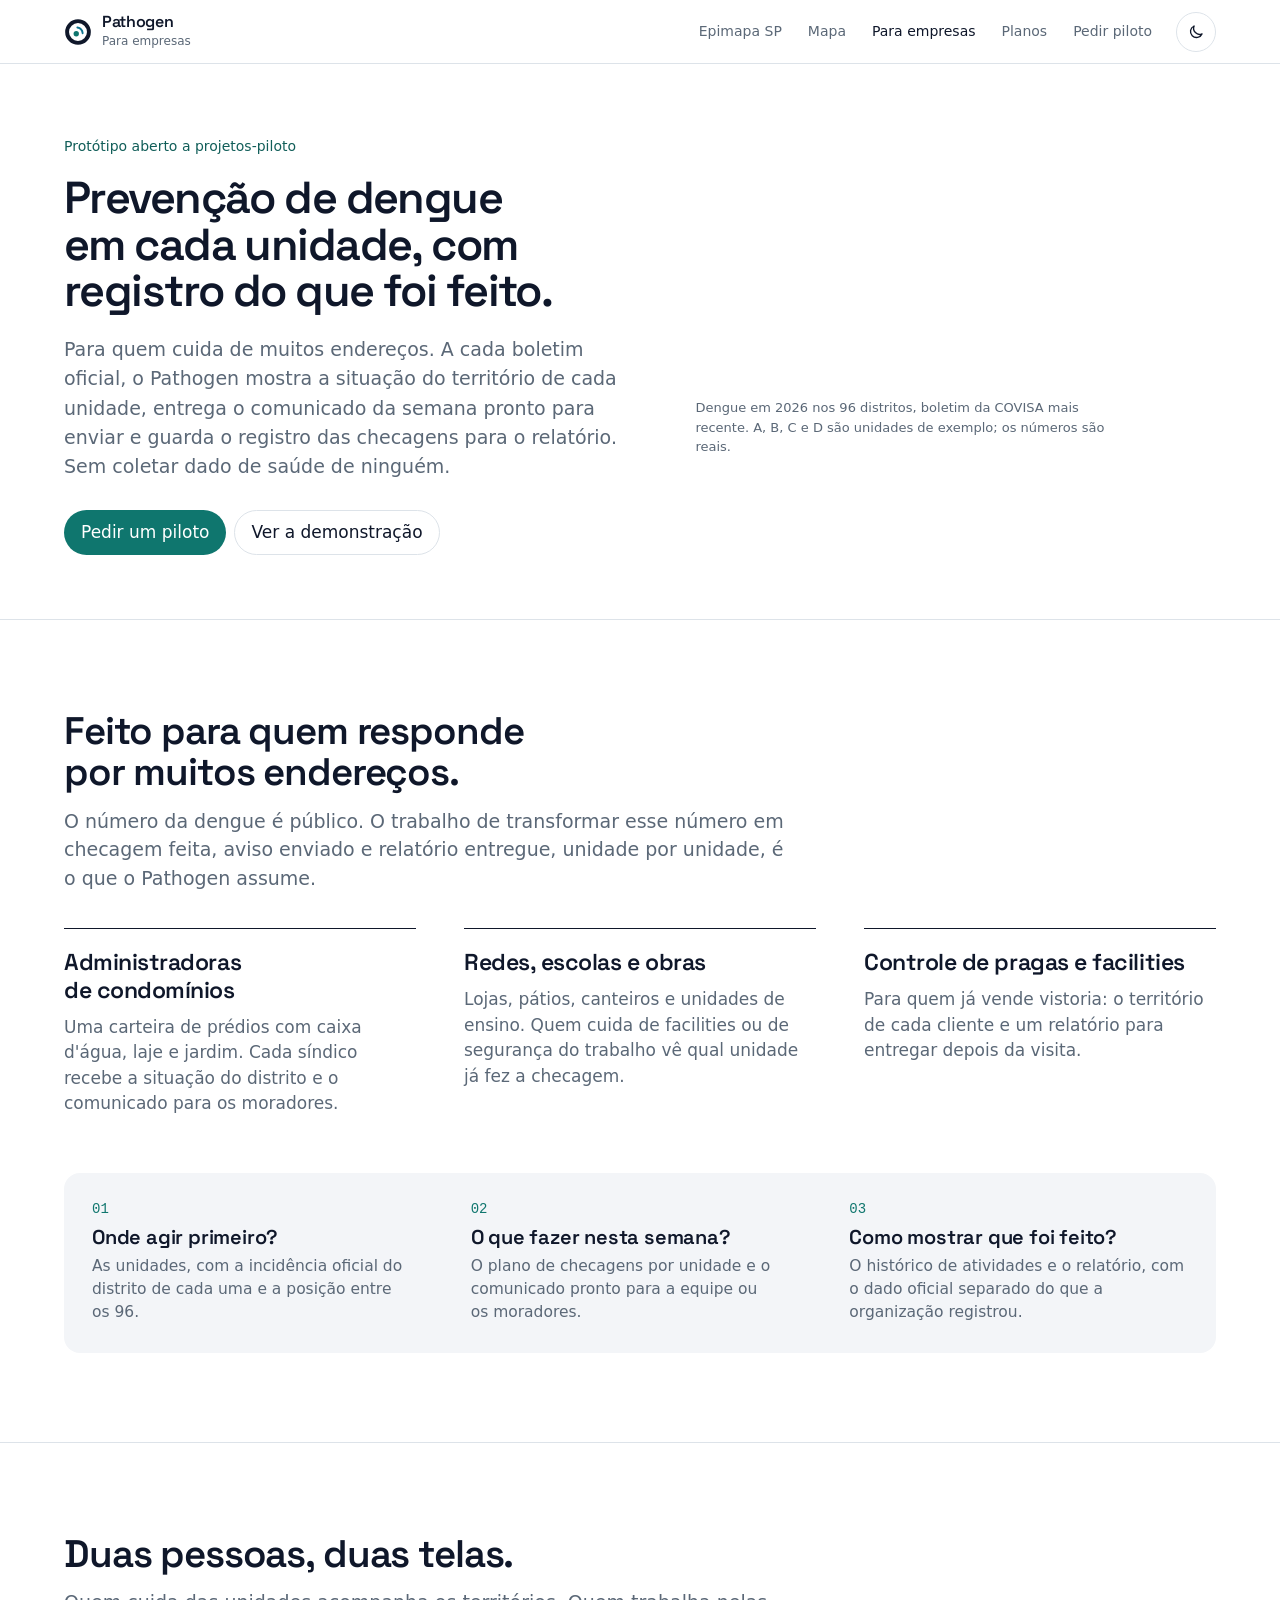
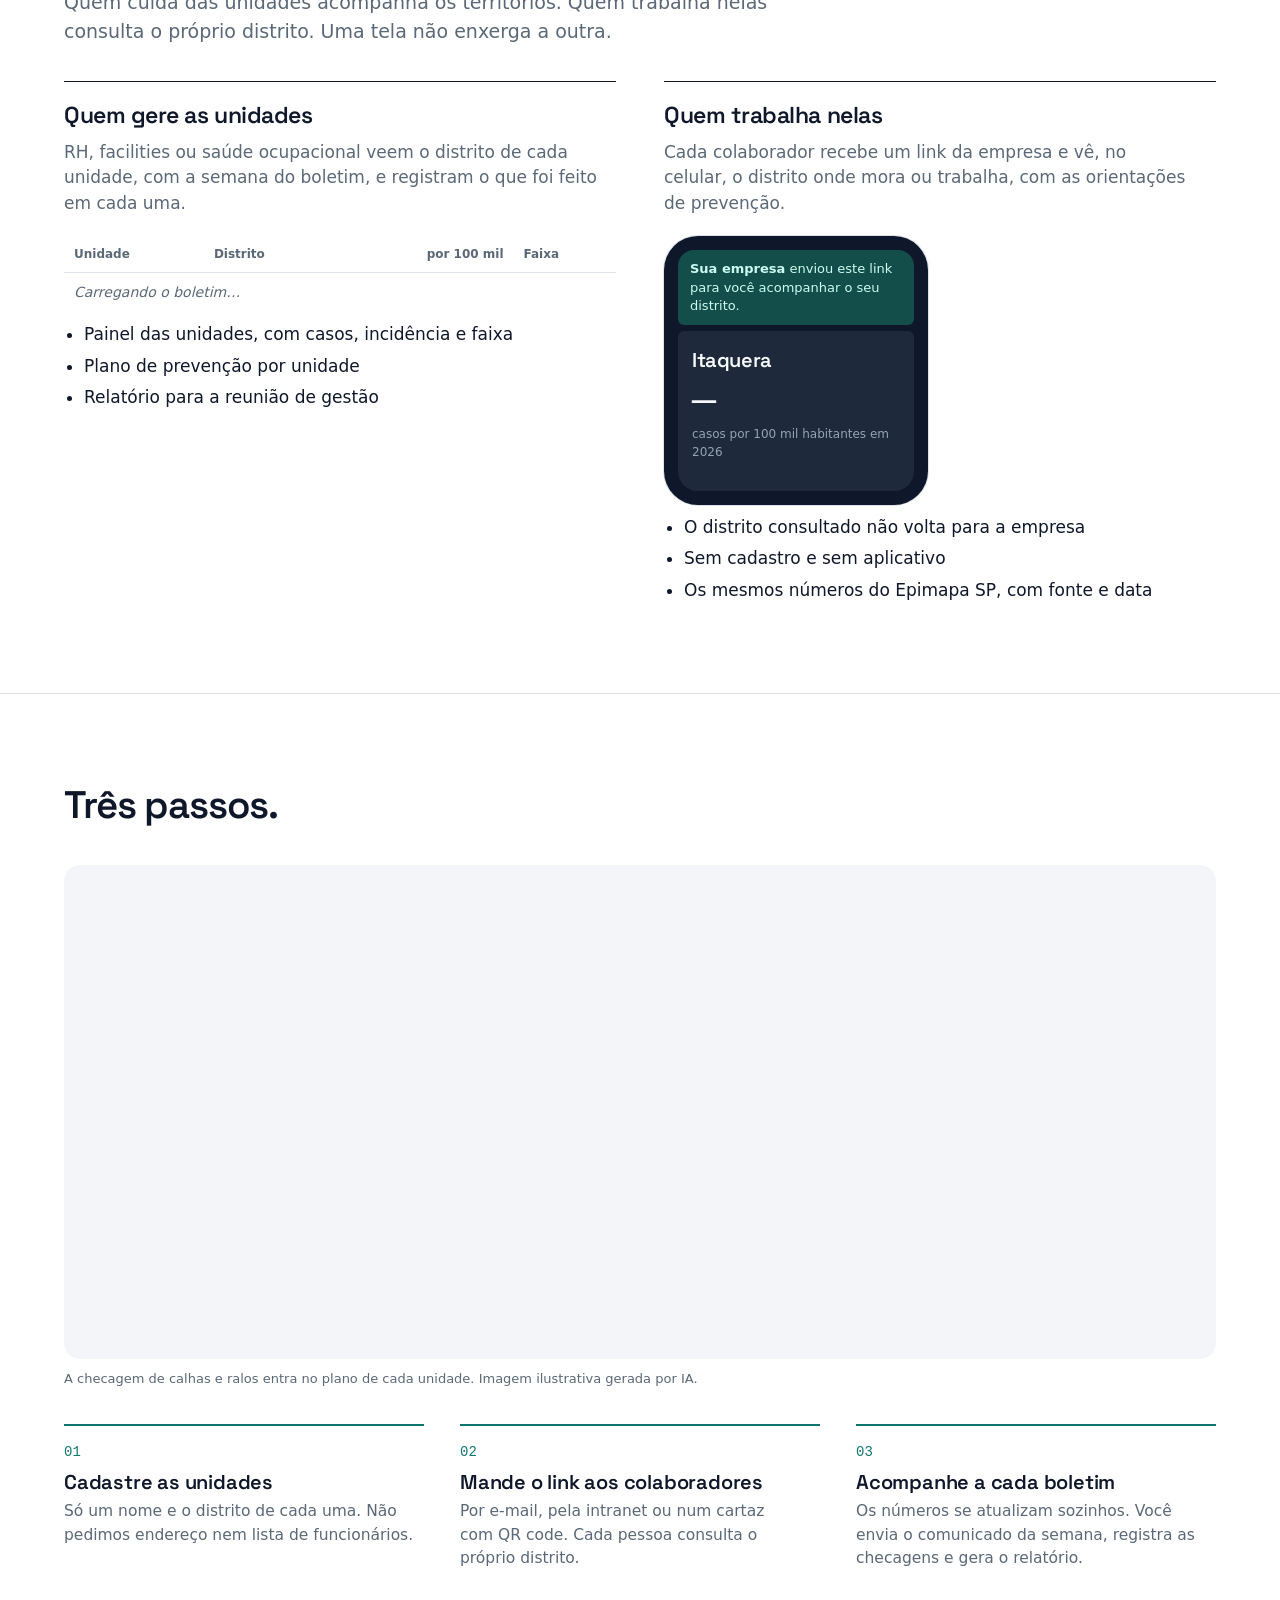
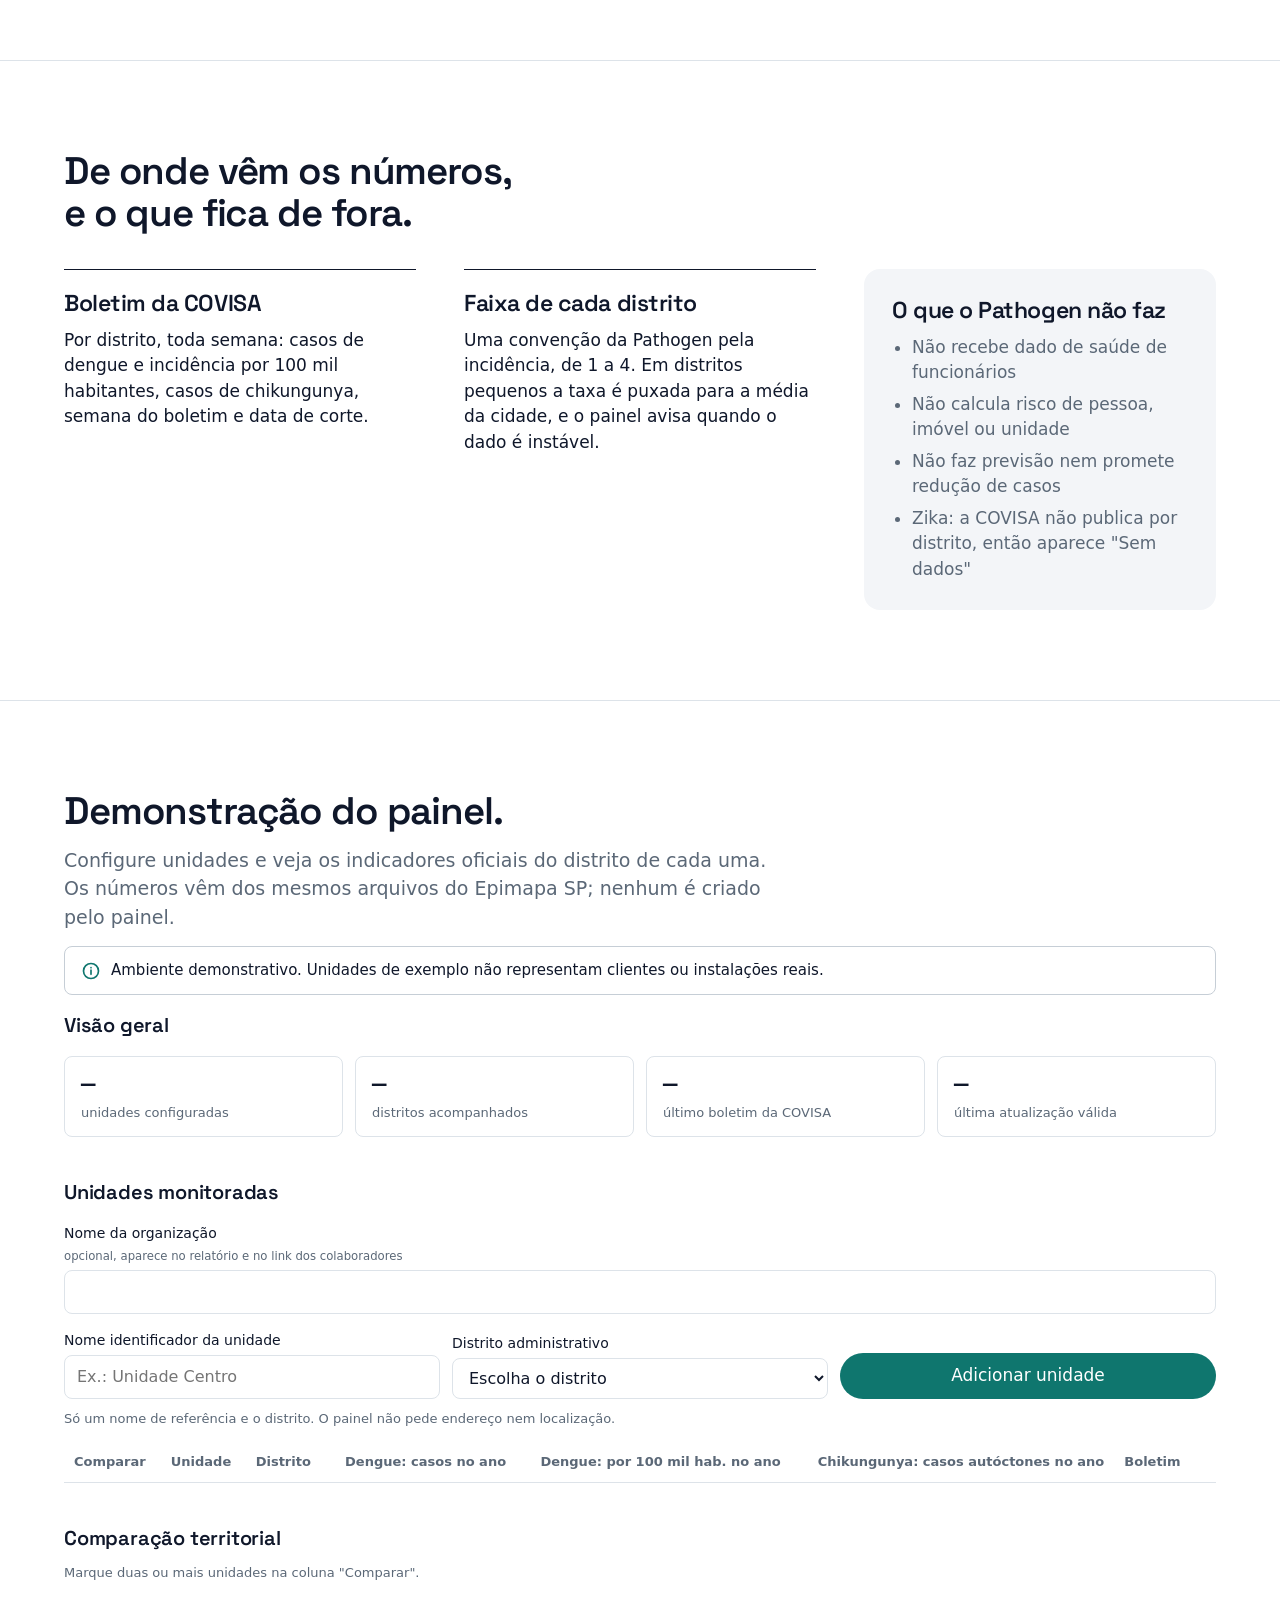
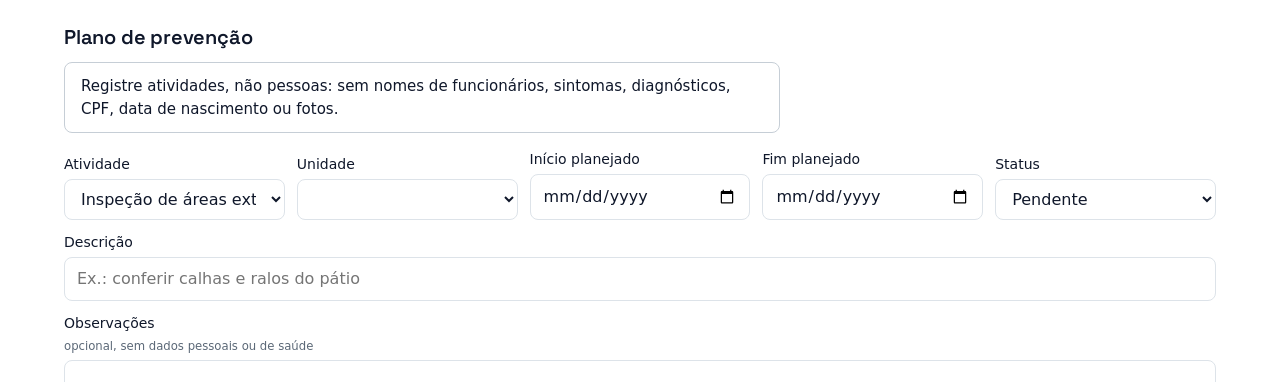
<file: impacto.html>
<!doctype html>
<html lang="pt-BR">
<head>
<meta charset="utf-8">
<!-- Pathogen Impacto virou a seção "Patrocínio" da página para empresas (2026-11-08). Mantido para links antigos. -->
<meta http-equiv="refresh" content="0; url=organizacoes.html#impacto">
<link rel="canonical" href="https://pathogen-sp.vercel.app/organizacoes.html#impacto">
<meta name="robots" content="noindex">
<title>Patrocínio de campanhas: Pathogen</title>
</head>
<body>
<p>O patrocínio de campanhas agora fica na <a href="organizacoes.html#impacto">página para empresas</a>.</p>
</body>
</html>
</file>
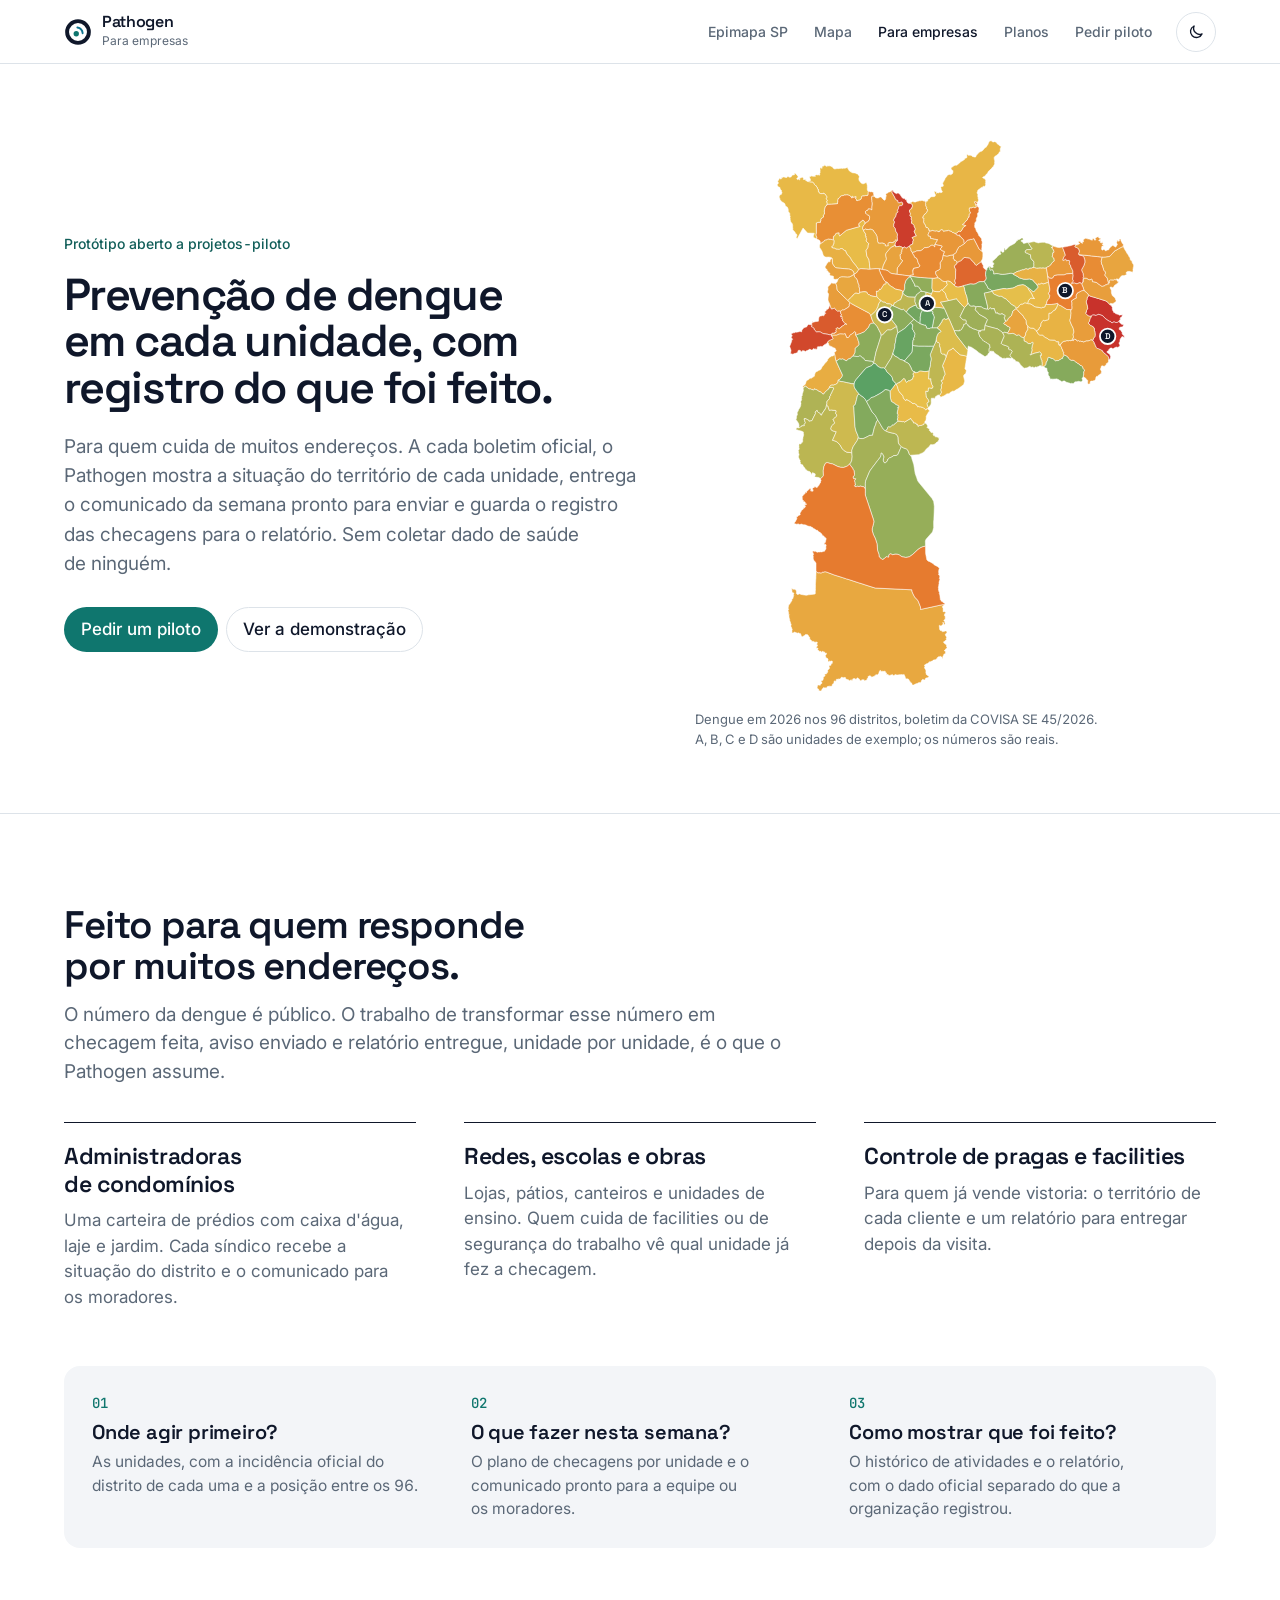
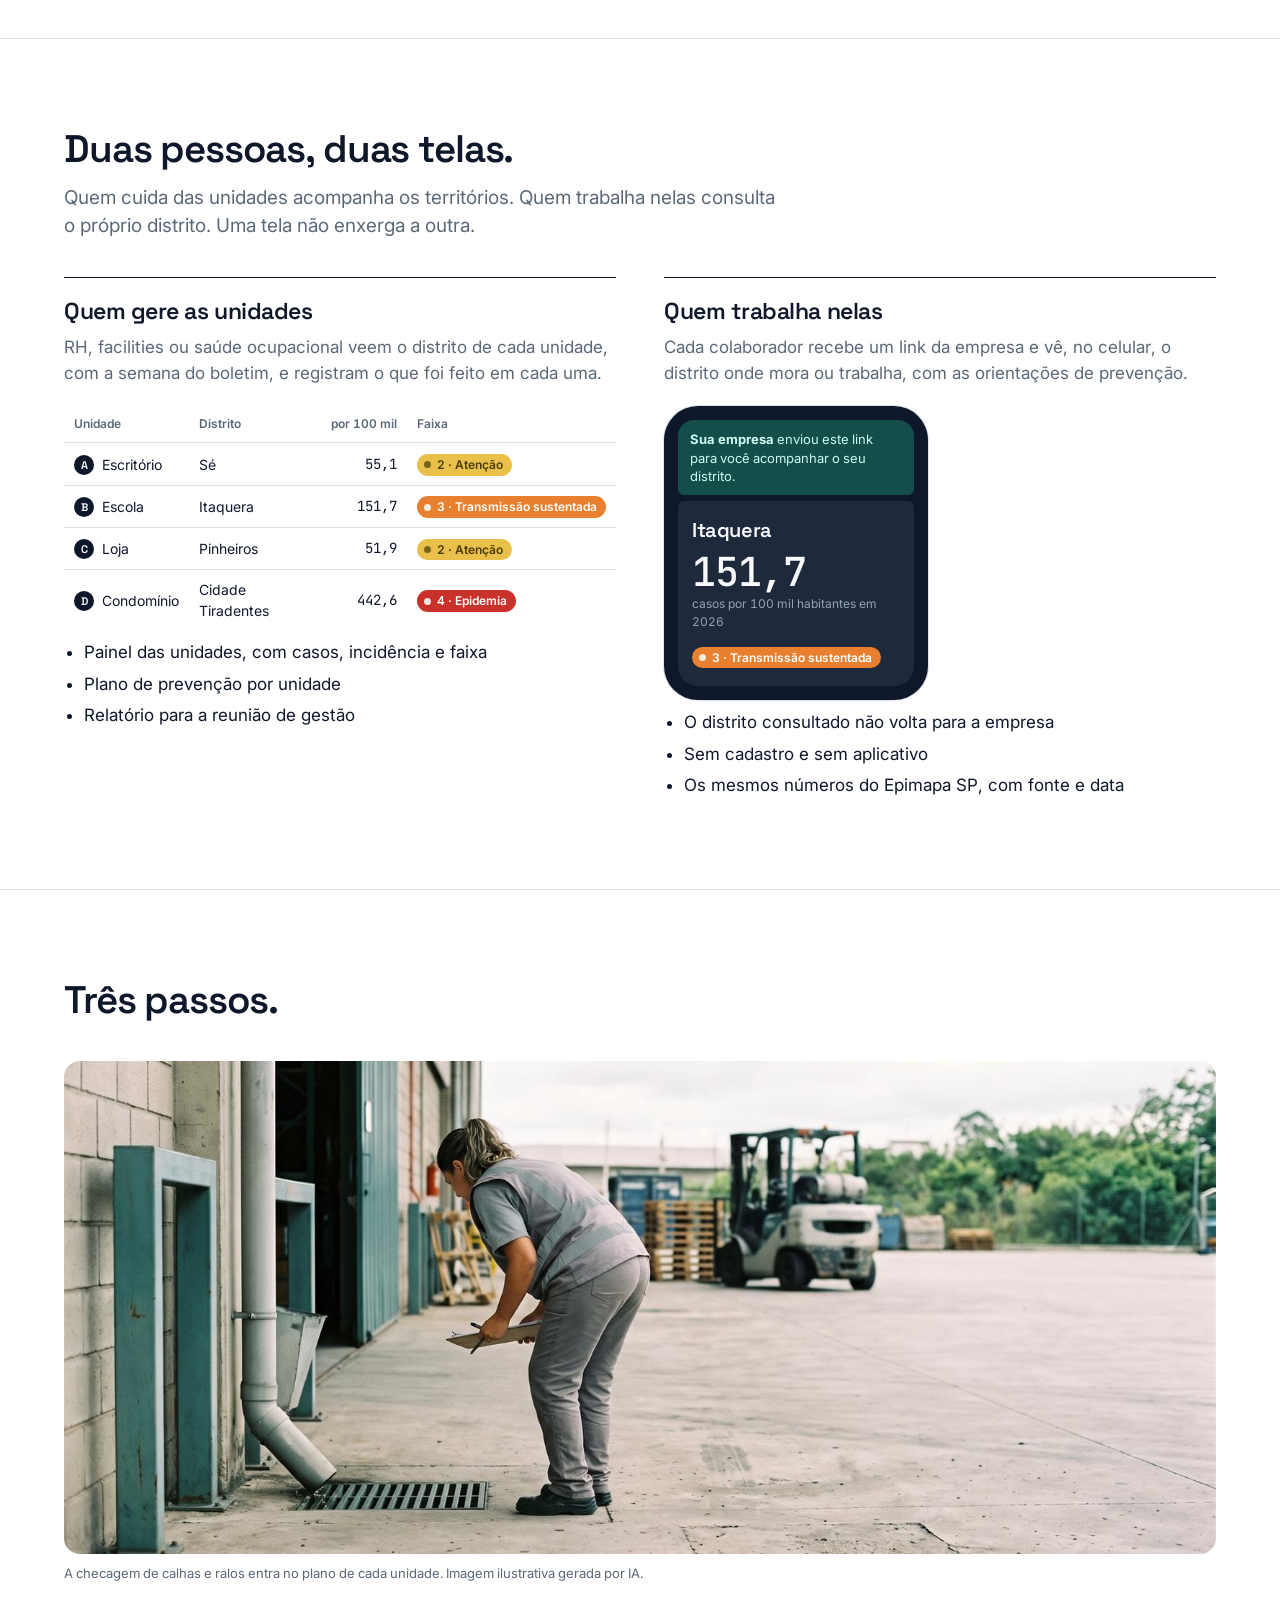
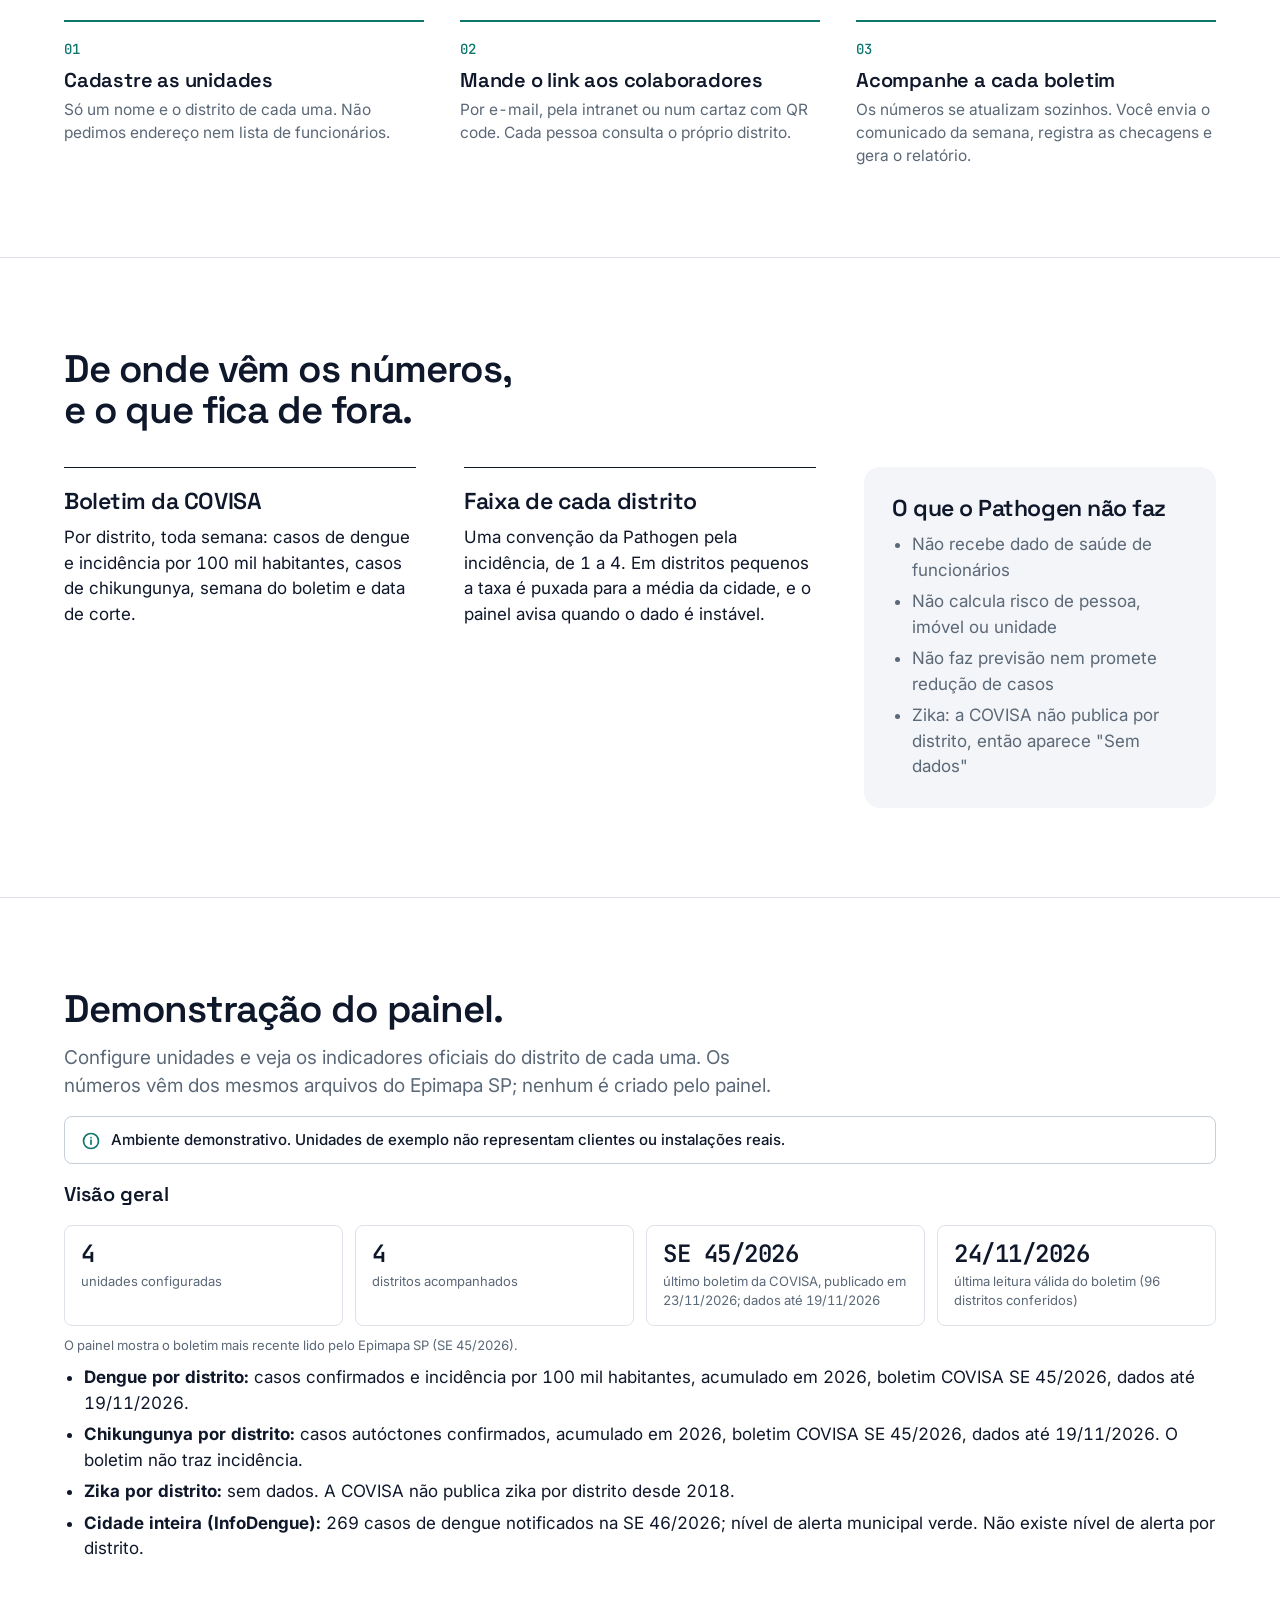
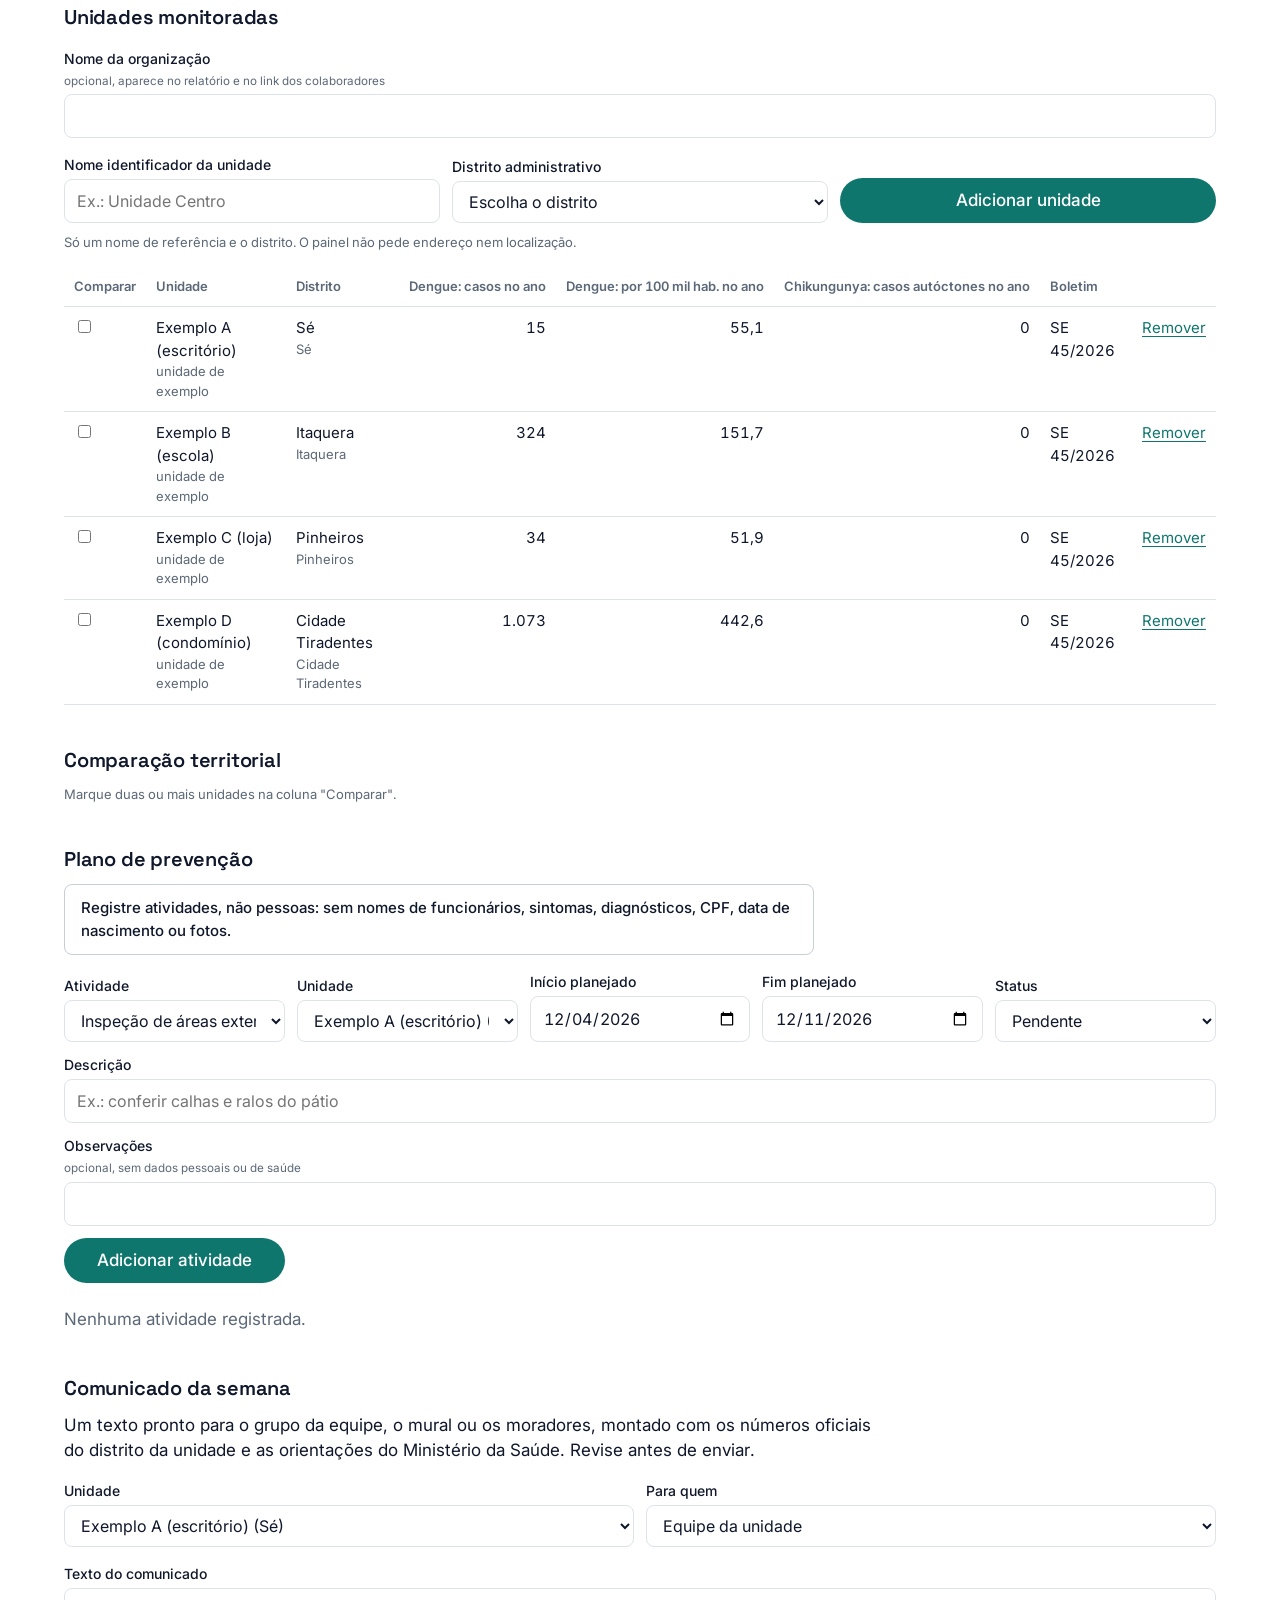
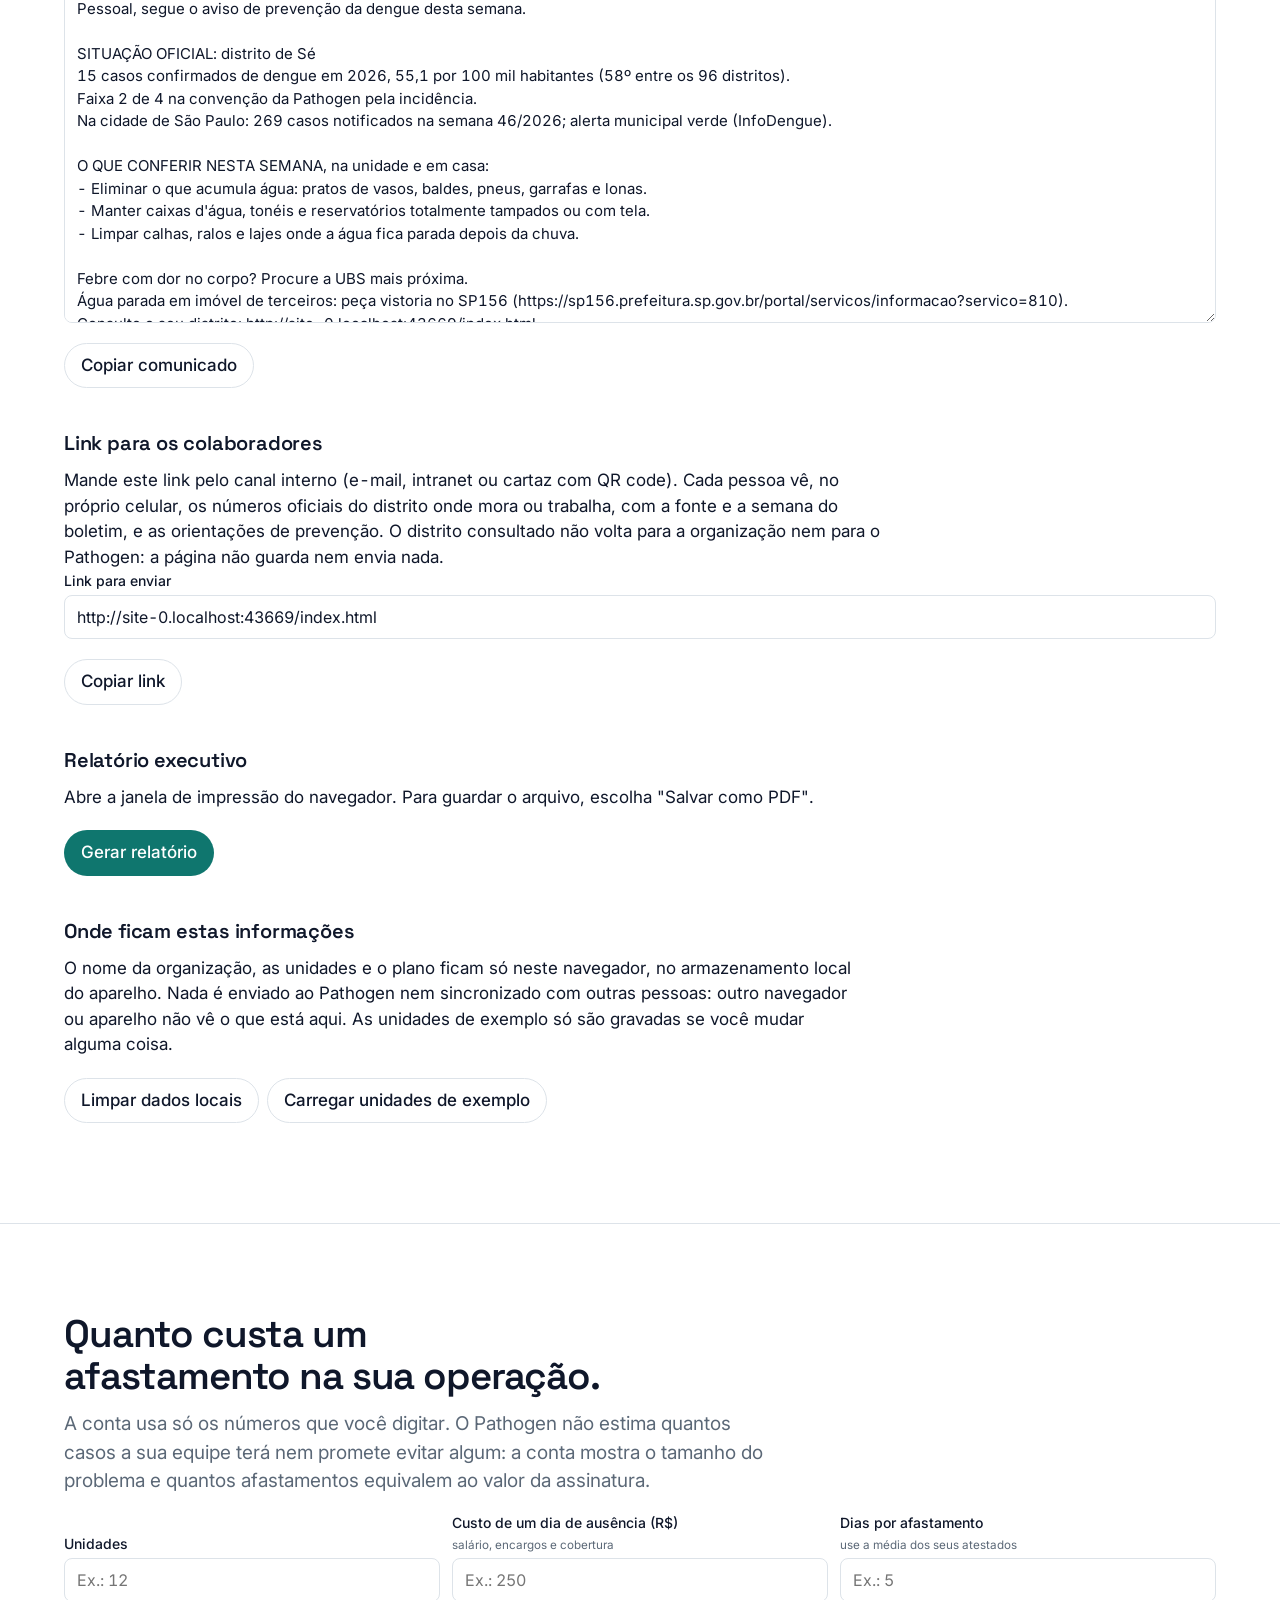
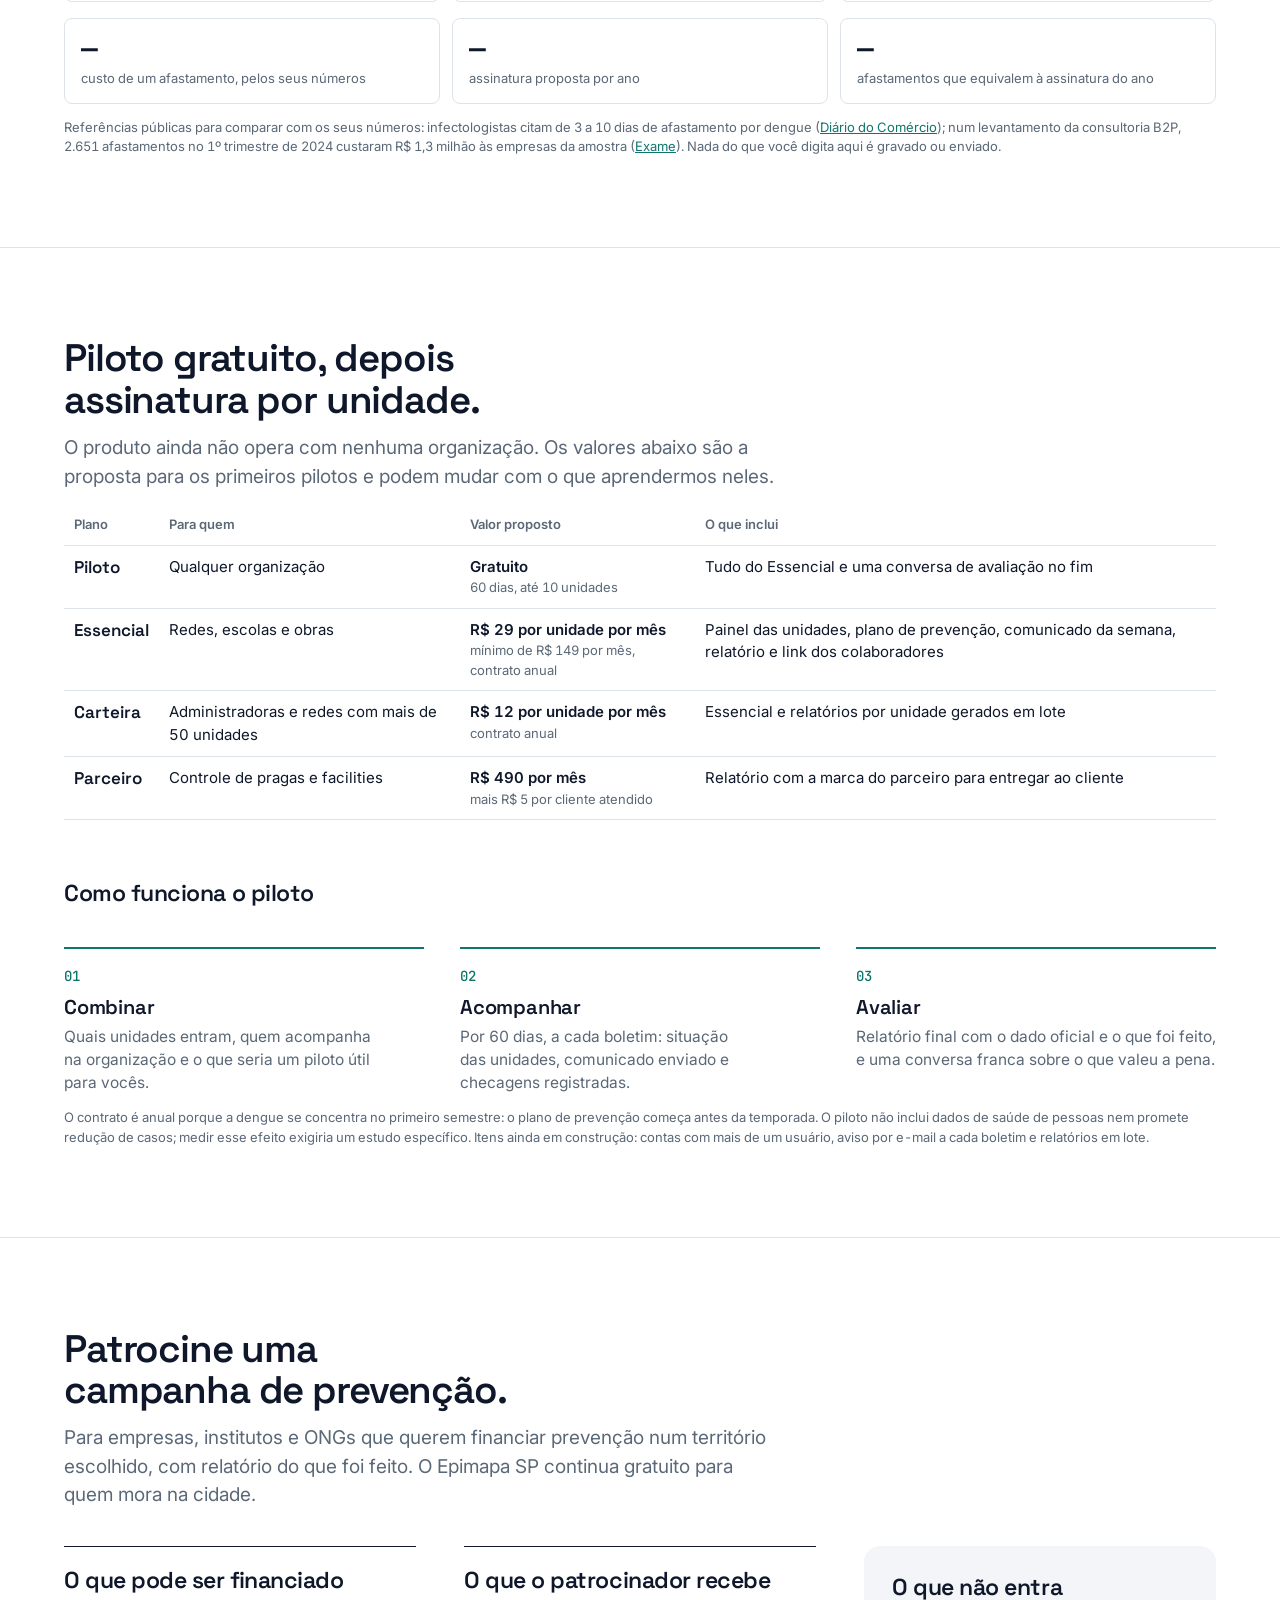
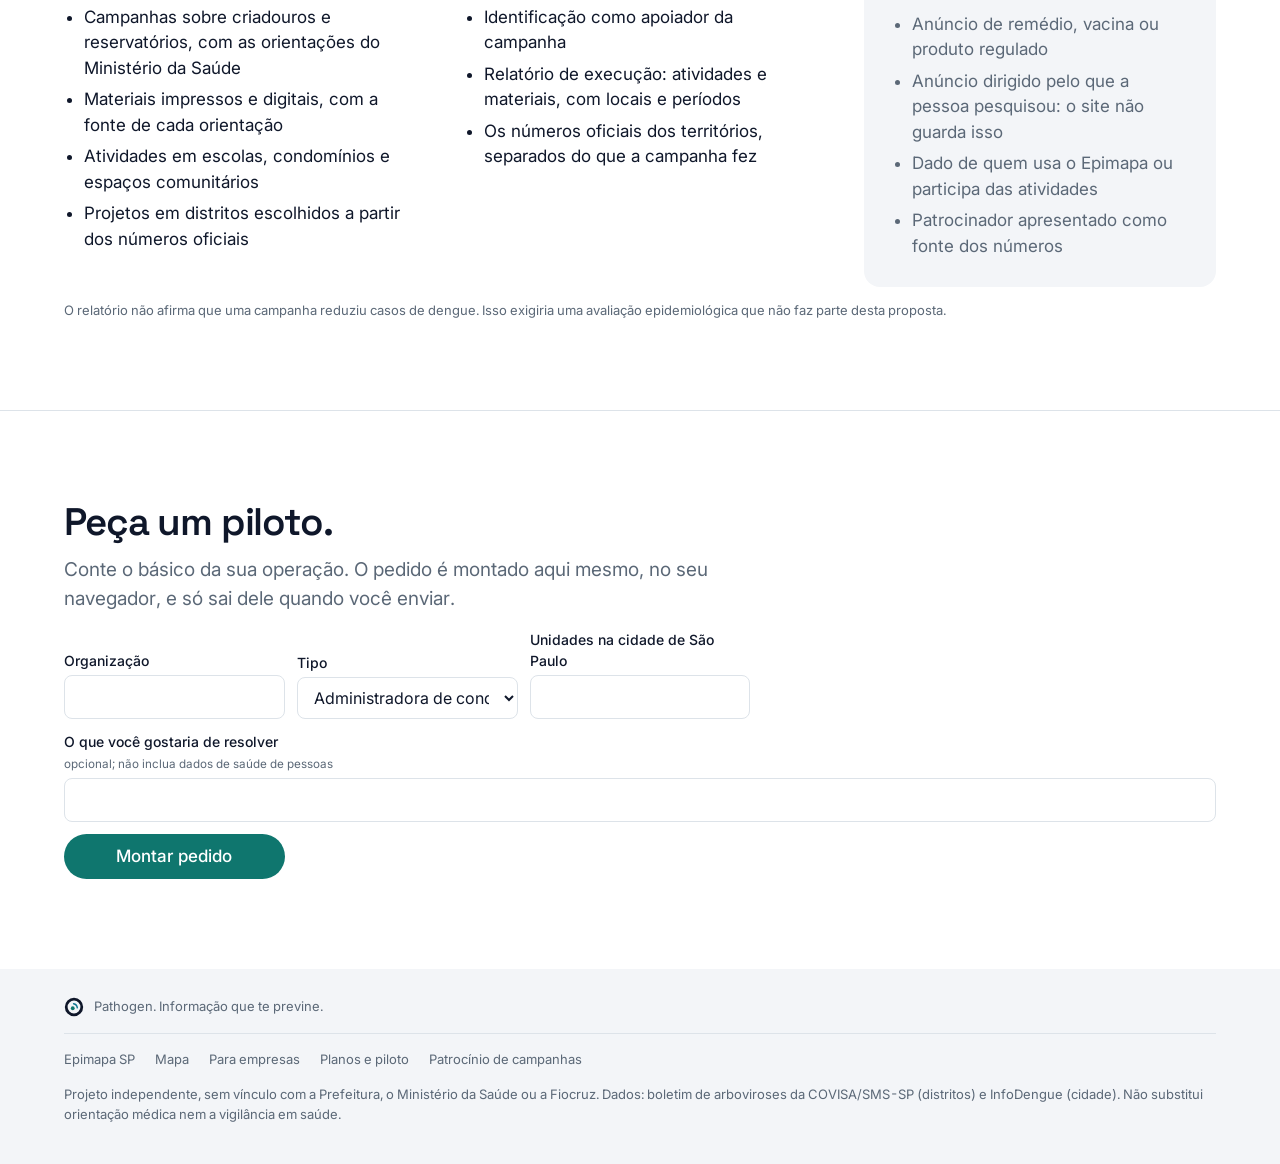
<file: organizacoes.html>
<!doctype html>
<html lang="pt-BR">
<head>
<meta charset="utf-8">
<script src="tema.js?v=727388d"></script>
<meta name="viewport" content="width=device-width, initial-scale=1">
<title>Pathogen para empresas: prevenção de dengue por unidade, com registro</title>
<meta name="description" content="Para quem cuida de muitos endereços: a situação oficial do território de cada unidade, o comunicado da semana pronto, o registro das checagens e o relatório. Protótipo da Pathogen, aberto a pilotos.">
<meta name="theme-color" content="#0F766E">
<link rel="icon" href="data:image/svg+xml,%3Csvg xmlns='http://www.w3.org/2000/svg' viewBox='0 0 48 48'%3E%3Crect width='48' height='48' rx='10.56' fill='%230F172A'/%3E%3Cg transform='translate(7.68 7.68) scale(0.68)'%3E%3Ccircle cx='24' cy='24' r='18.7' fill='none' stroke='%23F8FAFC' stroke-width='6.6'/%3E%3Cpath d='M22.91 16.17A11 11 0 0 1 31.96 26.04' fill='none' stroke='%2322D3EE' stroke-width='3.3' stroke-linecap='round'/%3E%3Ccircle cx='21' cy='27' r='4.6' fill='%2314B8A6'/%3E%3C/g%3E%3C/svg%3E">
<link rel="preconnect" href="https://fonts.googleapis.com">
<link rel="preconnect" href="https://fonts.gstatic.com" crossorigin>
<link href="https://fonts.googleapis.com/css2?family=Inter:wght@400;500;600&family=Space+Grotesk:wght@500;600&family=JetBrains+Mono:wght@400;500&display=swap" rel="stylesheet">
<link rel="stylesheet" href="institucional.css?v=c0mer01">
</head>
<body>

<header class="site-topo">
  <div class="wrap">
    <a class="marca" href="index.html" aria-label="Pathogen, página inicial do Epimapa SP">
      <span class="marca__logo" aria-hidden="true"></span>
      <div><strong>Pathogen</strong><small>Para empresas</small></div>
    </a>
    <nav class="site-nav" aria-label="Páginas">
      <a href="index.html">Epimapa SP</a>
      <a href="mapa.html">Mapa</a>
      <a href="organizacoes.html" aria-current="page">Para empresas</a>
      <a href="#planos">Planos</a>
      <a href="#contato">Pedir piloto</a>
    </nav>
    <button type="button" class="tema-btn" data-tema-btn aria-pressed="false" aria-label="Usar tema escuro"><svg viewBox="0 0 24 24" aria-hidden="true"><path class="lua" d="M20 14.5A8 8 0 0 1 9.5 4a8 8 0 1 0 10.5 10.5z"/><g class="sol"><circle cx="12" cy="12" r="4"/><path d="M12 2v2M12 20v2M4.9 4.9l1.4 1.4M17.7 17.7l1.4 1.4M2 12h2M20 12h2M4.9 19.1l1.4-1.4M17.7 6.3l1.4-1.4"/></g></svg></button>
  </div>
</header>

<main id="conteudo">
  <section class="abertura" aria-labelledby="titulo">
    <div class="wrap abertura__grade">
      <div class="abertura__texto">
        <p class="abertura__estado">Protótipo aberto a projetos-piloto</p>
        <h1 id="titulo">Prevenção de dengue em cada unidade, com registro do que foi feito.</h1>
        <p class="abertura__lead">Para quem cuida de muitos endereços. A cada boletim oficial, o Pathogen mostra a situação do território de cada unidade, entrega o comunicado da semana pronto para enviar e guarda o registro das checagens para o relatório. Sem coletar dado de saúde de ninguém.</p>
        <div class="acoes">
          <a class="btn btn--primario" href="#contato">Pedir um piloto</a>
          <a class="btn btn--fantasma" href="#demonstracao">Ver a demonstração</a>
        </div>
      </div>
      <figure class="mosaico">
        <svg id="mosaico" role="img" aria-labelledby="mosaico-legenda"></svg>
        <figcaption id="mosaico-legenda">Dengue em 2026 nos 96 distritos, boletim da COVISA <span id="mosaico-se">mais recente</span>. A, B, C e D são unidades de exemplo; os números são reais.</figcaption>
      </figure>
    </div>
  </section>

  <section class="secao" id="para-quem" aria-labelledby="quem-titulo">
    <div class="wrap">
      <h2 class="titulo" id="quem-titulo">Feito para quem responde por muitos endereços.</h2>
      <p class="lead">O número da dengue é público. O trabalho de transformar esse número em checagem feita, aviso enviado e relatório entregue, unidade por unidade, é o que o Pathogen assume.</p>
      <div class="publicos">
        <article class="publico"><h3>Administradoras de condomínios</h3><p>Uma carteira de prédios com caixa d'água, laje e jardim. Cada síndico recebe a situação do distrito e o comunicado para os moradores.</p></article>
        <article class="publico"><h3>Redes, escolas e obras</h3><p>Lojas, pátios, canteiros e unidades de ensino. Quem cuida de facilities ou de segurança do trabalho vê qual unidade já fez a checagem.</p></article>
        <article class="publico"><h3>Controle de pragas e facilities</h3><p>Para quem já vende vistoria: o território de cada cliente e um relatório para entregar depois da visita.</p></article>
      </div>
      <ol class="perguntas" aria-label="As três perguntas que o painel responde">
        <li><strong>Onde agir primeiro?</strong><span>As unidades, com a incidência oficial do distrito de cada uma e a posição entre os 96.</span></li>
        <li><strong>O que fazer nesta semana?</strong><span>O plano de checagens por unidade e o comunicado pronto para a equipe ou os moradores.</span></li>
        <li><strong>Como mostrar que foi feito?</strong><span>O histórico de atividades e o relatório, com o dado oficial separado do que a organização registrou.</span></li>
      </ol>
    </div>
  </section>

  <section class="secao" id="duas-telas" aria-labelledby="telas-titulo">
    <div class="wrap">
      <h2 class="titulo" id="telas-titulo">Duas pessoas, duas telas.</h2>
      <p class="lead">Quem cuida das unidades acompanha os territórios. Quem trabalha nelas consulta o próprio distrito. Uma tela não enxerga a outra.</p>
      <div class="telas">
        <article class="tela">
          <h3>Quem gere as unidades</h3>
          <p>RH, facilities ou saúde ocupacional veem o distrito de cada unidade, com a semana do boletim, e registram o que foi feito em cada uma.</p>
          <div class="rolagem"><table class="amostra" aria-label="Exemplo do painel com as unidades de exemplo">
            <thead><tr><th>Unidade</th><th>Distrito</th><th class="num">por 100 mil</th><th>Faixa</th></tr></thead>
            <tbody id="amostra-rh"><tr><td colspan="4" class="sem-dados">Carregando o boletim…</td></tr></tbody>
          </table></div>
          <ul class="lista-texto">
            <li>Painel das unidades, com casos, incidência e faixa</li>
            <li>Plano de prevenção por unidade</li>
            <li>Relatório para a reunião de gestão</li>
          </ul>
        </article>
        <article class="tela">
          <h3>Quem trabalha nelas</h3>
          <p>Cada colaborador recebe um link da empresa e vê, no celular, o distrito onde mora ou trabalha, com as orientações de prevenção.</p>
          <div class="celular" aria-hidden="true">
            <p class="celular__aviso"><strong>Sua empresa</strong> enviou este link para você acompanhar o seu distrito.</p>
            <div class="celular__ficha">
              <span class="celular__nome" id="cel-nome">Itaquera</span>
              <span class="celular__v" id="cel-v">—</span>
              <span class="celular__k">casos por 100 mil habitantes em 2026</span>
              <span id="cel-faixa"></span>
            </div>
          </div>
          <ul class="lista-texto">
            <li>O distrito consultado não volta para a empresa</li>
            <li>Sem cadastro e sem aplicativo</li>
            <li>Os mesmos números do Epimapa SP, com fonte e data</li>
          </ul>
        </article>
      </div>
    </div>
  </section>

  <section class="secao secao--cinza" id="como-funciona" aria-labelledby="como-titulo">
    <div class="wrap">
      <h2 class="titulo" id="como-titulo">Três passos.</h2>
      <figure class="foto foto--larga">
        <img src="img/fotos/empresas-patio.jpg" width="1600" height="1073" loading="lazy" decoding="async" style="object-position: 50% 62%" alt="Funcionária de manutenção conferindo uma calha e um ralo no pátio de um centro de distribuição; empilhadeira ao fundo.">
        <figcaption>A checagem de calhas e ralos entra no plano de cada unidade. Imagem ilustrativa gerada por IA.</figcaption>
      </figure>
      <ol class="passos">
        <li><strong>Cadastre as unidades</strong><span>Só um nome e o distrito de cada uma. Não pedimos endereço nem lista de funcionários.</span></li>
        <li><strong>Mande o link aos colaboradores</strong><span>Por e-mail, pela intranet ou num cartaz com QR code. Cada pessoa consulta o próprio distrito.</span></li>
        <li><strong>Acompanhe a cada boletim</strong><span>Os números se atualizam sozinhos. Você envia o comunicado da semana, registra as checagens e gera o relatório.</span></li>
      </ol>
    </div>
  </section>

  <section class="secao" id="informacoes" aria-labelledby="info-titulo">
    <div class="wrap">
      <h2 class="titulo" id="info-titulo">De onde vêm os números, e o que fica de fora.</h2>
      <div class="grade">
        <article class="painel">
          <h3>Boletim da COVISA</h3>
          <p>Por distrito, toda semana: casos de dengue e incidência por 100 mil habitantes, casos de chikungunya, semana do boletim e data de corte.</p>
        </article>
        <article class="painel">
          <h3>Faixa de cada distrito</h3>
          <p>Uma convenção da Pathogen pela incidência, de 1 a 4. Em distritos pequenos a taxa é puxada para a média da cidade, e o painel avisa quando o dado é instável.</p>
        </article>
        <article class="painel painel--tinta">
          <h3>O que o Pathogen não faz</h3>
          <ul class="lista-texto">
            <li>Não recebe dado de saúde de funcionários</li>
            <li>Não calcula risco de pessoa, imóvel ou unidade</li>
            <li>Não faz previsão nem promete redução de casos</li>
            <li>Zika: a COVISA não publica por distrito, então aparece "Sem dados"</li>
          </ul>
        </article>
      </div>
    </div>
  </section>

  <section class="secao" id="demonstracao" aria-labelledby="demo-titulo">
    <div class="wrap">
      <h2 class="titulo" id="demo-titulo">Demonstração do painel.</h2>
      <p class="lead">Configure unidades e veja os indicadores oficiais do distrito de cada uma. Os números vêm dos mesmos arquivos do Epimapa SP; nenhum é criado pelo painel.</p>
      <p class="aviso-demo" role="note"><svg viewBox="0 0 24 24" fill="none" stroke="currentColor" stroke-width="2" stroke-linecap="round" aria-hidden="true"><circle cx="12" cy="12" r="9"/><path d="M12 11v5M12 8h.01"/></svg><span>Ambiente demonstrativo. Unidades de exemplo não representam clientes ou instalações reais.</span></p>
      <p class="aviso-demo" id="demo-erro" role="alert" hidden></p>

      <div class="bloco" id="b-visao">
        <h3>Visão geral</h3>
        <div class="numeros">
          <div><div class="v" id="v-unidades">—</div><div class="k">unidades configuradas</div></div>
          <div><div class="v" id="v-distritos">—</div><div class="k">distritos acompanhados</div></div>
          <div><div class="v" id="v-boletim">—</div><div class="k" id="v-boletim-k">último boletim da COVISA</div></div>
          <div><div class="v" id="v-atualizacao">—</div><div class="k" id="v-atualizacao-k">última atualização válida</div></div>
        </div>
        <p class="fonte" id="v-novo" role="status"></p>
        <ul class="lista-texto" id="v-indicadores"></ul>
      </div>

      <div class="bloco" id="b-unidades">
        <h3>Unidades monitoradas</h3>
        <div class="form">
          <label class="campo campo--largo">Nome da organização <small>opcional, aparece no relatório e no link dos colaboradores</small><input id="org-nome" maxlength="80" autocomplete="off"></label>
        </div>
        <form class="form" id="f-unidade">
          <label class="campo">Nome identificador da unidade<input id="u-nome" required maxlength="60" autocomplete="off" placeholder="Ex.: Unidade Centro"></label>
          <label class="campo">Distrito administrativo<select id="u-distrito" required><option value="">Escolha o distrito</option></select></label>
          <button class="btn btn--primario" type="submit">Adicionar unidade</button>
        </form>
        <p class="fonte">Só um nome de referência e o distrito. O painel não pede endereço nem localização.</p>
        <div class="rolagem">
          <table class="tabela" id="t-unidades">
            <caption class="sr">Unidades configuradas e indicadores oficiais do distrito de cada uma</caption>
            <thead><tr>
              <th scope="col">Comparar</th><th scope="col">Unidade</th><th scope="col">Distrito</th>
              <th scope="col" class="num">Dengue: casos no ano</th><th scope="col" class="num">Dengue: por 100 mil hab. no ano</th>
              <th scope="col" class="num">Chikungunya: casos autóctones no ano</th><th scope="col">Boletim</th><th scope="col"><span class="sr">Remover</span></th>
            </tr></thead>
            <tbody></tbody>
          </table>
        </div>
        <p class="vazio" id="u-vazio" hidden>Nenhuma unidade configurada. Adicione uma acima ou carregue as unidades de exemplo no fim desta seção.</p>
      </div>

      <div class="bloco" id="b-comparacao">
        <h3>Comparação territorial</h3>
        <p class="fonte" id="c-dica">Marque duas ou mais unidades na coluna "Comparar".</p>
        <div id="comparacao"></div>
      </div>

      <div class="bloco" id="b-plano">
        <h3>Plano de prevenção</h3>
        <p class="aviso-demo" role="note"><span>Registre atividades, não pessoas: sem nomes de funcionários, sintomas, diagnósticos, CPF, data de nascimento ou fotos.</span></p>
        <form class="form" id="f-acao">
          <label class="campo">Atividade<select id="a-tipo" required>
            <option>Inspeção de áreas externas</option>
            <option>Verificação de reservatórios</option>
            <option>Eliminação de possíveis recipientes com água parada</option>
            <option>Comunicação educativa</option>
            <option>Campanha de conscientização</option>
            <option>Distribuição de material informativo</option>
          </select></label>
          <label class="campo">Unidade<select id="a-unidade" required></select></label>
          <label class="campo">Início planejado<input id="a-inicio" type="date" required></label>
          <label class="campo">Fim planejado<input id="a-fim" type="date" required></label>
          <label class="campo">Status<select id="a-status"><option value="pendente">Pendente</option><option value="concluida">Concluída</option></select></label>
          <label class="campo campo--largo">Descrição<input id="a-descricao" maxlength="140" autocomplete="off" placeholder="Ex.: conferir calhas e ralos do pátio"></label>
          <label class="campo campo--largo">Observações <small>opcional, sem dados pessoais ou de saúde</small><input id="a-obs" maxlength="200" autocomplete="off"></label>
          <button class="btn btn--primario" type="submit">Adicionar atividade</button>
        </form>
        <p class="fonte" id="a-erro" role="alert"></p>
        <div class="rolagem">
          <table class="tabela" id="t-acoes">
            <caption class="sr">Atividades preventivas registradas</caption>
            <thead><tr><th scope="col">Atividade</th><th scope="col">Unidade</th><th scope="col">Período</th><th scope="col">Status</th><th scope="col">Observações</th><th scope="col"><span class="sr">Remover</span></th></tr></thead>
            <tbody></tbody>
          </table>
        </div>
        <p class="vazio" id="a-vazio">Nenhuma atividade registrada.</p>
      </div>

      <div class="bloco" id="b-comunicado">
        <h3>Comunicado da semana</h3>
        <p>Um texto pronto para o grupo da equipe, o mural ou os moradores, montado com os números oficiais do distrito da unidade e as orientações do Ministério da Saúde. Revise antes de enviar.</p>
        <div class="form">
          <label class="campo">Unidade<select id="com-unidade"></select></label>
          <label class="campo">Para quem<select id="com-publico"><option value="equipe">Equipe da unidade</option><option value="moradores">Moradores do condomínio</option><option value="familias">Famílias de alunos</option></select></label>
        </div>
        <label class="campo campo--largo com-saida">Texto do comunicado<textarea id="com-texto" rows="14" readonly></textarea></label>
        <div class="acoes"><button type="button" class="btn btn--secundario" id="com-copiar">Copiar comunicado</button></div>
        <p class="fonte" id="com-status" role="status"></p>
      </div>

      <div class="bloco" id="b-colaboradores">
        <h3>Link para os colaboradores</h3>
        <p>Mande este link pelo canal interno (e-mail, intranet ou cartaz com QR code). Cada pessoa vê, no próprio celular, os números oficiais do distrito onde mora ou trabalha, com a fonte e a semana do boletim, e as orientações de prevenção. O distrito consultado não volta para a organização nem para o Pathogen: a página não guarda nem envia nada.</p>
        <label class="campo campo--largo">Link para enviar<input id="link-colab" readonly></label>
        <div class="acoes"><button type="button" class="btn btn--secundario" id="copiar-link">Copiar link</button></div>
        <p class="fonte" id="link-status" role="status"></p>
      </div>

      <div class="bloco" id="b-relatorio">
        <h3>Relatório executivo</h3>
        <p>Abre a janela de impressão do navegador. Para guardar o arquivo, escolha "Salvar como PDF".</p>
        <div class="acoes"><button type="button" class="btn btn--primario" id="imprimir">Gerar relatório</button></div>
      </div>

      <div class="bloco" id="b-local">
        <h3>Onde ficam estas informações</h3>
        <p>O nome da organização, as unidades e o plano ficam só neste navegador, no armazenamento local do aparelho. Nada é enviado ao Pathogen nem sincronizado com outras pessoas: outro navegador ou aparelho não vê o que está aqui. As unidades de exemplo só são gravadas se você mudar alguma coisa.</p>
        <div class="acoes">
          <button type="button" class="btn btn--secundario" id="limpar">Limpar dados locais</button>
          <button type="button" class="btn btn--secundario" id="exemplos">Carregar unidades de exemplo</button>
        </div>
        <p class="fonte" id="local-status" role="status"></p>
      </div>

      <article class="relatorio" id="relatorio"></article>
    </div>
  </section>

  <section class="secao" id="conta" aria-labelledby="conta-titulo">
    <div class="wrap">
      <h2 class="titulo" id="conta-titulo">Quanto custa um afastamento na sua operação.</h2>
      <p class="lead">A conta usa só os números que você digitar. O Pathogen não estima quantos casos a sua equipe terá nem promete evitar algum: a conta mostra o tamanho do problema e quantos afastamentos equivalem ao valor da assinatura.</p>
      <form class="form" id="f-conta" novalidate>
        <label class="campo">Unidades<input id="k-unidades" type="number" inputmode="numeric" min="1" max="5000" step="1" placeholder="Ex.: 12"></label>
        <label class="campo">Custo de um dia de ausência (R$) <small>salário, encargos e cobertura</small><input id="k-dia" type="number" inputmode="decimal" min="0" step="10" placeholder="Ex.: 250"></label>
        <label class="campo">Dias por afastamento <small>use a média dos seus atestados</small><input id="k-dias" type="number" inputmode="decimal" min="0" max="30" step="0.5" placeholder="Ex.: 5"></label>
      </form>
      <div class="numeros" id="conta-saida" aria-live="polite">
        <div><div class="v" id="k-afast">—</div><div class="k">custo de um afastamento, pelos seus números</div></div>
        <div><div class="v" id="k-plano">—</div><div class="k" id="k-plano-k">assinatura proposta por ano</div></div>
        <div><div class="v" id="k-equivale">—</div><div class="k">afastamentos que equivalem à assinatura do ano</div></div>
      </div>
      <p class="fonte">Referências públicas para comparar com os seus números: infectologistas citam de 3 a 10 dias de afastamento por dengue (<a href="https://diariodocomercio.com.br/economia/dengue-afasta-15-trabalhadores-por-dia-minas-gerais/" rel="noopener">Diário do Comércio</a>); num levantamento da consultoria B2P, 2.651 afastamentos no 1º trimestre de 2024 custaram R$ 1,3 milhão às empresas da amostra (<a href="https://exame.com/carreira/afastamentos-de-funcionarios-por-dengue-disparam-1-088-aponta-pesquisa" rel="noopener">Exame</a>). Nada do que você digita aqui é gravado ou enviado.</p>
    </div>
  </section>

  <section class="secao secao--cinza" id="planos" aria-labelledby="planos-titulo">
    <div class="wrap">
      <h2 class="titulo" id="planos-titulo">Piloto gratuito, depois assinatura por unidade.</h2>
      <p class="lead">O produto ainda não opera com nenhuma organização. Os valores abaixo são a proposta para os primeiros pilotos e podem mudar com o que aprendermos neles.</p>
      <div class="rolagem">
        <table class="tabela planos">
          <caption class="sr">Planos propostos</caption>
          <thead><tr><th scope="col">Plano</th><th scope="col">Para quem</th><th scope="col">Valor proposto</th><th scope="col">O que inclui</th></tr></thead>
          <tbody>
            <tr><th scope="row">Piloto</th><td>Qualquer organização</td><td><strong>Gratuito</strong><small>60 dias, até 10 unidades</small></td><td>Tudo do Essencial e uma conversa de avaliação no fim</td></tr>
            <tr><th scope="row">Essencial</th><td>Redes, escolas e obras</td><td><strong>R$ 29 por unidade por mês</strong><small>mínimo de R$ 149 por mês, contrato anual</small></td><td>Painel das unidades, plano de prevenção, comunicado da semana, relatório e link dos colaboradores</td></tr>
            <tr><th scope="row">Carteira</th><td>Administradoras e redes com mais de 50 unidades</td><td><strong>R$ 12 por unidade por mês</strong><small>contrato anual</small></td><td>Essencial e relatórios por unidade gerados em lote</td></tr>
            <tr><th scope="row">Parceiro</th><td>Controle de pragas e facilities</td><td><strong>R$ 490 por mês</strong><small>mais R$ 5 por cliente atendido</small></td><td>Relatório com a marca do parceiro para entregar ao cliente</td></tr>
          </tbody>
        </table>
      </div>
      <h3 class="subtitulo" id="piloto">Como funciona o piloto</h3>
      <ol class="passos">
        <li><strong>Combinar</strong><span>Quais unidades entram, quem acompanha na organização e o que seria um piloto útil para vocês.</span></li>
        <li><strong>Acompanhar</strong><span>Por 60 dias, a cada boletim: situação das unidades, comunicado enviado e checagens registradas.</span></li>
        <li><strong>Avaliar</strong><span>Relatório final com o dado oficial e o que foi feito, e uma conversa franca sobre o que valeu a pena.</span></li>
      </ol>
      <p class="fonte">O contrato é anual porque a dengue se concentra no primeiro semestre: o plano de prevenção começa antes da temporada. O piloto não inclui dados de saúde de pessoas nem promete redução de casos; medir esse efeito exigiria um estudo específico. Itens ainda em construção: contas com mais de um usuário, aviso por e-mail a cada boletim e relatórios em lote.</p>
    </div>
  </section>

  <section class="secao" id="impacto" aria-labelledby="impacto-titulo">
    <div class="wrap">
      <h2 class="titulo" id="impacto-titulo">Patrocine uma campanha de prevenção.</h2>
      <p class="lead">Para empresas, institutos e ONGs que querem financiar prevenção num território escolhido, com relatório do que foi feito. O Epimapa SP continua gratuito para quem mora na cidade.</p>
      <div class="grade">
        <article class="painel">
          <h3>O que pode ser financiado</h3>
          <ul class="lista-texto">
            <li>Campanhas sobre criadouros e reservatórios, com as orientações do Ministério da Saúde</li>
            <li>Materiais impressos e digitais, com a fonte de cada orientação</li>
            <li>Atividades em escolas, condomínios e espaços comunitários</li>
            <li>Projetos em distritos escolhidos a partir dos números oficiais</li>
          </ul>
        </article>
        <article class="painel">
          <h3>O que o patrocinador recebe</h3>
          <ul class="lista-texto">
            <li>Identificação como apoiador da campanha</li>
            <li>Relatório de execução: atividades e materiais, com locais e períodos</li>
            <li>Os números oficiais dos territórios, separados do que a campanha fez</li>
          </ul>
        </article>
        <article class="painel painel--tinta">
          <h3>O que não entra</h3>
          <ul class="lista-texto">
            <li>Anúncio de remédio, vacina ou produto regulado</li>
            <li>Anúncio dirigido pelo que a pessoa pesquisou: o site não guarda isso</li>
            <li>Dado de quem usa o Epimapa ou participa das atividades</li>
            <li>Patrocinador apresentado como fonte dos números</li>
          </ul>
        </article>
      </div>
      <p class="fonte">O relatório não afirma que uma campanha reduziu casos de dengue. Isso exigiria uma avaliação epidemiológica que não faz parte desta proposta.</p>
    </div>
  </section>

  <section class="secao secao--cinza" id="contato" data-email="" aria-labelledby="contato-titulo">
    <div class="wrap">
      <h2 class="titulo" id="contato-titulo">Peça um piloto.</h2>
      <p class="lead">Conte o básico da sua operação. O pedido é montado aqui mesmo, no seu navegador, e só sai dele quando você enviar.</p>
      <!-- EQUIPE: preencha data-email na <section id="contato"> com o e-mail comercial oficial (ex.: data-email="contato@dominio"). Enquanto estiver vazio, a página só deixa copiar o pedido e avisa que o canal não está configurado. -->
      <form class="form" id="f-piloto">
        <label class="campo">Organização<input id="p-org" maxlength="80" autocomplete="organization" required></label>
        <label class="campo">Tipo<select id="p-tipo"><option>Administradora de condomínios</option><option>Rede de lojas ou serviços</option><option>Escola ou rede de ensino</option><option>Construção e obras</option><option>Logística e indústria</option><option>Controle de pragas ou facilities</option><option>Outro</option></select></label>
        <label class="campo">Unidades na cidade de São Paulo<input id="p-unidades" type="number" inputmode="numeric" min="1" max="5000" required></label>
        <label class="campo campo--largo">O que você gostaria de resolver <small>opcional; não inclua dados de saúde de pessoas</small><input id="p-obs" maxlength="240" autocomplete="off"></label>
        <button class="btn btn--primario" type="submit">Montar pedido</button>
      </form>
      <div id="p-saida" hidden>
        <label class="campo campo--largo com-saida">Seu pedido<textarea id="p-texto" rows="7" readonly></textarea></label>
        <div class="acoes">
          <a class="btn btn--primario" id="p-email" hidden>Enviar por e-mail</a>
          <button type="button" class="btn btn--secundario" id="p-copiar">Copiar pedido</button>
        </div>
        <p class="aviso-demo" id="p-sem-canal" hidden><span>O e-mail comercial da Pathogen ainda não foi configurado nesta página. Copie o pedido e envie pelo contato que você recebeu da equipe.</span></p>
        <p class="fonte" id="p-status" role="status"></p>
      </div>
    </div>
  </section>
</main>

<footer class="rodape">
  <div class="wrap">
    <div class="rodape__trilha"><span class="marca__logo" aria-hidden="true"></span><span>Pathogen. Informação que te previne.</span></div>
    <nav aria-label="Rodapé">
      <a href="index.html">Epimapa SP</a>
      <a href="mapa.html">Mapa</a>
      <a href="organizacoes.html">Para empresas</a>
      <a href="organizacoes.html#planos">Planos e piloto</a>
      <a href="organizacoes.html#impacto">Patrocínio de campanhas</a>
    </nav>
    <p>Projeto independente, sem vínculo com a Prefeitura, o Ministério da Saúde ou a Fiocruz. Dados: boletim de arboviroses da COVISA/SMS-SP (distritos) e InfoDengue (cidade). Não substitui orientação médica nem a vigilância em saúde.</p>
  </div>
</footer>

<script src="nivel.js?v=727388d"></script>
<script>
(async function () {
  "use strict";
  const $ = (id) => document.getElementById(id);
  const fmt = new Intl.NumberFormat("pt-BR");
  const fmt1 = new Intl.NumberFormat("pt-BR", { maximumFractionDigits: 1 });
  const esc = (s) => String(s).replace(/[&<>"']/g, (c) => ({ "&": "&amp;", "<": "&lt;", ">": "&gt;", '"': "&quot;", "'": "&#39;" }[c]));
  // Data sem hora ("2026-10-23"): ao meio-dia, para o fuso de SP não voltar um dia.
  const dia = (s) => s ? new Date(s.length === 10 ? s + "T12:00:00" : s).toLocaleDateString("pt-BR") : "—";
  const SEM = '<span class="sem-dados">Sem dados</span>';
  const CHAVE = "pathogen:organizacoes-demo";
  const SP156 = "https://sp156.prefeitura.sp.gov.br/portal/servicos/informacao?servico=810";
  const MS = "https://www.gov.br/saude/pt-br/assuntos/saude-de-a-a-z/d/dengue/faq/dengue/como-se-prevenir-da-dengue";
  const NIVEL = { 1: "verde", 2: "amarelo", 3: "laranja", 4: "vermelho" };
  // Unidades hipotéticas, só nome e distrito. Os números ao lado delas são os do boletim real.
  const EXEMPLOS = [
    { nome: "Exemplo A (escritório)", distrito: "se" },
    { nome: "Exemplo B (escola)", distrito: "itaquera" },
    { nome: "Exemplo C (loja)", distrito: "pinheiros" },
    { nome: "Exemplo D (condomínio)", distrito: "cidade-tiradentes" },
  ];

  let cov, cid, geo;
  try {
    const pegar = (u) => fetch(u).then(r => { if (!r.ok) throw new Error(`${u}: ${r.status}`); return r.json(); });
    [cov, cid, geo] = await Promise.all([pegar("data/casos_distrito.json"), pegar("data/infodengue.json"), pegar("data/distritos.geojson")]);
  } catch (e) {
    $("demo-erro").hidden = false;
    $("demo-erro").textContent = "Não foi possível carregar os dados oficiais agora. A demonstração precisa deles e não mostra números de outra origem. Tente recarregar a página.";
    document.querySelectorAll("#demonstracao .bloco").forEach(b => b.hidden = true);
    return;
  }

  const distritos = Object.fromEntries(geo.features.map(f => [f.properties.id, f.properties]));
  const dengue = cov.doencas.dengue || {}, chik = cov.doencas.chikungunya || {};
  const num = (v) => typeof v === "number" ? v : null;
  const casosDengue = (id) => num(dengue[id] && dengue[id].casos_ano);
  const incDengue = (id) => num(dengue[id] && dengue[id].inc100k_ano);
  const casosChik = (id) => num(chik[id] && chik[id].casos_ano);
  const celula = (v, f = fmt) => v === null ? SEM : f.format(v);
  // posição entre os 96 pela incidência de dengue; empates dividem a posição
  const incs = Object.keys(distritos).map(incDengue).filter(v => v !== null);
  const posicao = (id) => { const v = incDengue(id); return v === null ? null : 1 + incs.filter(x => x > v).length; };
  const boletim = `SE ${cov.se}/${cov.ano}`;
  const periodo = `acumulado em ${cov.ano}, boletim COVISA ${boletim}${cov.dados_ate ? `, dados até ${dia(cov.dados_ate)}` : ""}`;

  // ---------- estado: só neste navegador ----------
  let gravado = null;
  try { gravado = JSON.parse(localStorage.getItem(CHAVE)); } catch { /* sem armazenamento ou conteúdo inválido */ }
  const valido = gravado && Array.isArray(gravado.unidades) && Array.isArray(gravado.acoes);
  let estado = valido ? gravado : { organizacao: "", unidades: novasDeExemplo(), acoes: [], boletimVisto: null };
  estado.unidades = estado.unidades.filter(u => u && typeof u.nome === "string" && distritos[u.distrito]);   // o que não é unidade válida sai
  const visto = valido ? gravado.boletimVisto : null;
  const boletimNovo = !!visto && (visto.se !== cov.se || visto.ano !== cov.ano);
  const comparar = new Set();

  function novasDeExemplo() { return EXEMPLOS.map((u, i) => ({ id: `ex${i}`, exemplo: true, ...u })); }
  function persistir() {
    estado.boletimVisto = { ano: cov.ano, se: cov.se };
    try { localStorage.setItem(CHAVE, JSON.stringify(estado)); return true; } catch { return false; }
  }
  function gravar(msg) {
    $("local-status").textContent = persistir() ? msg : "Este navegador não permite gravar: as mudanças valem só enquanto a página estiver aberta.";
  }
  const novoId = () => Date.now().toString(36) + Math.random().toString(36).slice(2, 6);

  // ---------- visão geral ----------
  function renderVisao() {
    $("v-unidades").textContent = fmt.format(estado.unidades.length);
    $("v-distritos").textContent = fmt.format(new Set(estado.unidades.map(u => u.distrito)).size);
    $("v-boletim").textContent = boletim;
    $("v-boletim-k").textContent = `último boletim da COVISA${cov.publicado_em ? `, publicado em ${dia(cov.publicado_em)}` : ""}${cov.dados_ate ? `; dados até ${dia(cov.dados_ate)}` : ""}`;
    $("v-atualizacao").textContent = cov.extraido_em ? dia(cov.extraido_em) : "—";
    $("v-atualizacao-k").textContent = cov.validacao && cov.validacao.status === "aprovada"
      ? `última leitura válida do boletim (${Object.values(cov.validacao.distritos)[0]} distritos conferidos)` : "última leitura do boletim";
    $("v-novo").textContent = boletimNovo
      ? `Novo boletim oficial desde a sua última visita: ${boletim}. Na visita anterior era a SE ${visto.se}/${visto.ano}.`
      : `O painel mostra o boletim mais recente lido pelo Epimapa SP (${boletim}).`;
    const d = cid.doencas && cid.doencas.dengue && cid.doencas.dengue.atual;
    $("v-indicadores").innerHTML = [
      `<li><strong>Dengue por distrito:</strong> casos confirmados e incidência por 100 mil habitantes, ${esc(periodo)}.</li>`,
      `<li><strong>Chikungunya por distrito:</strong> casos autóctones confirmados, ${esc(periodo)}. O boletim não traz incidência.</li>`,
      `<li><strong>Zika por distrito:</strong> sem dados. A COVISA não publica zika por distrito desde 2018.</li>`,
      d ? `<li><strong>Cidade inteira (InfoDengue):</strong> ${fmt.format(d.casos)} casos de dengue notificados na SE ${d.se}/${d.ano}; nível de alerta municipal ${NIVEL[d.nivel] || "—"}. Não existe nível de alerta por distrito.</li>`
        : `<li><strong>Cidade inteira (InfoDengue):</strong> sem dados no momento.</li>`,
    ].join("");
  }

  // ---------- unidades ----------
  const sel = $("u-distrito");
  Object.values(distritos).sort((a, b) => a.nome.localeCompare(b.nome, "pt-BR")).forEach(p => {
    sel.add(new Option(`${p.nome} (subprefeitura ${p.subprefeitura})`, p.id));
  });
  const nomeDistrito = (id) => distritos[id] ? distritos[id].nome : "—";

  function renderUnidades() {
    const corpo = $("t-unidades").tBodies[0];
    corpo.innerHTML = estado.unidades.map(u => `<tr>
      <td><input type="checkbox" data-comparar="${esc(u.id)}" ${comparar.has(u.id) ? "checked" : ""} aria-label="Comparar ${esc(u.nome)}"></td>
      <td>${esc(u.nome)}${u.exemplo ? "<small>unidade de exemplo</small>" : ""}</td>
      <td>${esc(nomeDistrito(u.distrito))}<small>${esc(distritos[u.distrito].subprefeitura)}</small></td>
      <td class="num">${celula(casosDengue(u.distrito))}</td>
      <td class="num">${celula(incDengue(u.distrito), fmt1)}</td>
      <td class="num">${celula(casosChik(u.distrito))}</td>
      <td>${boletim}</td>
      <td><button type="button" class="link" data-remover="${esc(u.id)}">Remover<span class="sr"> ${esc(u.nome)}</span></button></td>
    </tr>`).join("");
    $("t-unidades").hidden = !estado.unidades.length;
    $("u-vazio").hidden = !!estado.unidades.length;
    $("a-unidade").innerHTML = estado.unidades.map(u => `<option value="${esc(u.id)}">${esc(u.nome)} (${esc(nomeDistrito(u.distrito))})</option>`).join("");
  }

  $("f-unidade").addEventListener("submit", (e) => {
    e.preventDefault();
    const nome = $("u-nome").value.trim(), distrito = sel.value;
    if (!nome || !distritos[distrito]) return;
    estado.unidades.push({ id: novoId(), nome, distrito });
    $("u-nome").value = ""; sel.value = "";
    gravar(`Unidade "${nome}" adicionada e gravada neste navegador.`);
    tudo();
    $("u-nome").focus();
  });
  $("t-unidades").addEventListener("click", (e) => {
    const b = e.target.closest("[data-remover]");
    if (!b) return;
    const id = b.dataset.remover;
    estado.unidades = estado.unidades.filter(u => u.id !== id);
    estado.acoes = estado.acoes.filter(a => a.unidade !== id);
    comparar.delete(id);
    gravar("Unidade removida, com as atividades ligadas a ela.");
    tudo();
  });
  $("t-unidades").addEventListener("change", (e) => {
    const c = e.target.closest("[data-comparar]");
    if (!c) return;
    c.checked ? comparar.add(c.dataset.comparar) : comparar.delete(c.dataset.comparar);
    renderComparacao();
  });
  $("org-nome").addEventListener("change", () => { estado.organizacao = $("org-nome").value.trim(); gravar("Nome da organização gravado neste navegador."); renderLink(); renderComunicado(); });

  // Link dos colaboradores: index.html?de=<nome>. A página inicial só exibe o nome (textContent).
  function renderLink() {
    const u = new URL("index.html", location.href);
    if (estado.organizacao) u.searchParams.set("de", estado.organizacao);
    $("link-colab").value = u.href;
  }
  $("copiar-link").addEventListener("click", () => {
    const ok = () => { $("link-status").textContent = "Link copiado."; };
    const falhou = () => { $("link-colab").select(); $("link-status").textContent = "Não deu para copiar sozinho: o link está selecionado, use Ctrl+C."; };
    navigator.clipboard ? navigator.clipboard.writeText($("link-colab").value).then(ok, falhou) : falhou();
  });

  // ---------- comparação: ordenada pela métrica, com a métrica e o período escritos ----------
  function tabelasComparacao(unidades) {
    const ordenar = (f) => [...unidades].sort((a, b) => {
      const va = f(a.distrito), vb = f(b.distrito);
      if (va === vb) return a.nome.localeCompare(b.nome, "pt-BR");
      if (va === null) return 1;                 // sem dado vai para o fim, não vira zero
      if (vb === null) return -1;
      return vb - va;
    });
    const linhaDist = (u) => `<td>${esc(u.nome)}</td><td>${esc(nomeDistrito(u.distrito))}</td>`;
    const den = ordenar(incDengue).map(u => {
      const p = posicao(u.distrito);
      return `<tr>${linhaDist(u)}<td class="num">${celula(casosDengue(u.distrito))}</td><td class="num">${celula(incDengue(u.distrito), fmt1)}</td><td class="num">${p === null ? SEM : `${p}º de ${incs.length}`}</td></tr>`;
    }).join("");
    const chi = ordenar(casosChik).map(u => `<tr>${linhaDist(u)}<td class="num">${celula(casosChik(u.distrito))}</td></tr>`).join("");
    return `<div class="rolagem"><table class="tabela">
        <caption>Dengue: incidência por 100 mil habitantes, ${esc(periodo)}. Da maior para a menor.</caption>
        <thead><tr><th scope="col">Unidade</th><th scope="col">Distrito</th><th scope="col" class="num">Casos confirmados no ano</th><th scope="col" class="num">Por 100 mil hab. no ano</th><th scope="col" class="num">Posição entre os distritos, por incidência</th></tr></thead>
        <tbody>${den}</tbody></table></div>
      <div class="rolagem"><table class="tabela">
        <caption>Chikungunya: casos autóctones confirmados, ${esc(periodo)}. Do maior para o menor. O boletim não traz incidência por distrito.</caption>
        <thead><tr><th scope="col">Unidade</th><th scope="col">Distrito</th><th scope="col" class="num">Casos autóctones no ano</th></tr></thead>
        <tbody>${chi}</tbody></table></div>
      <p class="fonte">A incidência descreve o distrito inteiro, não a unidade: não é risco da unidade, do imóvel nem das pessoas. "Sem dados" quer dizer que o boletim não traz o número, e não que ele é zero.</p>`;
  }
  function renderComparacao() {
    const unidades = estado.unidades.filter(u => comparar.has(u.id));
    $("c-dica").hidden = unidades.length >= 2;
    $("comparacao").innerHTML = unidades.length >= 2 ? tabelasComparacao(unidades) : "";
  }

  // ---------- plano de prevenção ----------
  const unidadeDe = (id) => estado.unidades.find(u => u.id === id);
  function renderAcoes() {
    const corpo = $("t-acoes").tBodies[0];
    corpo.innerHTML = estado.acoes.map(a => {
      const u = unidadeDe(a.unidade);
      return `<tr>
        <td>${esc(a.tipo)}${a.descricao ? `<small>${esc(a.descricao)}</small>` : ""}</td>
        <td>${u ? esc(u.nome) : "—"}${u ? `<small>${esc(nomeDistrito(u.distrito))}</small>` : ""}</td>
        <td>${dia(a.inicio)} a ${dia(a.fim)}</td>
        <td><button type="button" class="link" data-status="${esc(a.id)}" aria-label="Status: ${a.status === "concluida" ? "concluída" : "pendente"}. Trocar">${a.status === "concluida" ? '<span class="status-concluida">Concluída</span>' : "Pendente"}</button></td>
        <td>${a.obs ? esc(a.obs) : "—"}</td>
        <td><button type="button" class="link" data-remover-acao="${esc(a.id)}">Remover</button></td>
      </tr>`;
    }).join("");
    $("t-acoes").hidden = !estado.acoes.length;
    $("a-vazio").hidden = !!estado.acoes.length;
    $("f-acao").querySelector("button[type=submit]").disabled = !estado.unidades.length;
    $("a-erro").textContent = estado.unidades.length ? "" : "Adicione uma unidade antes de planejar atividades.";
  }
  $("f-acao").addEventListener("submit", (e) => {
    e.preventDefault();
    const inicio = $("a-inicio").value, fim = $("a-fim").value;
    if (!unidadeDe($("a-unidade").value)) return;
    if (fim < inicio) { $("a-erro").textContent = "O fim planejado não pode ser antes do início."; return; }
    estado.acoes.push({
      id: novoId(), tipo: $("a-tipo").value, unidade: $("a-unidade").value, inicio, fim,
      status: $("a-status").value === "concluida" ? "concluida" : "pendente",
      descricao: $("a-descricao").value.trim(), obs: $("a-obs").value.trim(),
    });
    $("a-descricao").value = ""; $("a-obs").value = ""; $("a-erro").textContent = "";
    gravar("Atividade adicionada e gravada neste navegador.");
    renderAcoes();
  });
  $("t-acoes").addEventListener("click", (e) => {
    const s = e.target.closest("[data-status]"), r = e.target.closest("[data-remover-acao]");
    if (s) { const a = estado.acoes.find(x => x.id === s.dataset.status); a.status = a.status === "concluida" ? "pendente" : "concluida"; gravar("Status atualizado."); }
    else if (r) { estado.acoes = estado.acoes.filter(x => x.id !== r.dataset.removerAcao); gravar("Atividade removida."); }
    else return;
    renderAcoes();
  });

  // ---------- dados locais ----------
  $("limpar").addEventListener("click", () => {
    try { localStorage.removeItem(CHAVE); } catch { /* nada gravado */ }
    estado = { organizacao: "", unidades: [], acoes: [], boletimVisto: null };
    comparar.clear(); $("org-nome").value = "";
    tudo();
    $("local-status").textContent = "Dados locais apagados deste navegador.";
  });
  $("exemplos").addEventListener("click", () => {
    const ids = new Set(estado.unidades.map(u => u.id));
    estado.unidades.push(...novasDeExemplo().filter(u => !ids.has(u.id)));
    gravar("Unidades de exemplo carregadas e gravadas neste navegador.");
    tudo();
  });

  // ---------- relatório: dados oficiais separados do que a organização registrou ----------
  function renderRelatorio() {
    const us = estado.unidades, ids = [...new Set(us.map(u => u.distrito))];
    const sem = ids.filter(id => casosDengue(id) === null || casosChik(id) === null).map(nomeDistrito);
    const d = cid.doencas && cid.doencas.dengue && cid.doencas.dengue.atual;
    $("relatorio").innerHTML = `
      <h1>Relatório executivo${estado.organizacao ? `: ${esc(estado.organizacao)}` : ""}</h1>
      <p>Gerado em ${new Date().toLocaleDateString("pt-BR")} pelo protótipo Pathogen Organizações. <strong>Ambiente demonstrativo. Unidades de exemplo não representam clientes ou instalações reais.</strong></p>

      <h2>Parte 1. Dados epidemiológicos oficiais</h2>
      <p>Fonte: <a href="${esc(cov.url || "")}">${esc(cov.fonte)}</a>${cov.url ? ` (${esc(cov.url)})` : ""}. Semana epidemiológica ${cov.se}/${cov.ano}${cov.publicado_em ? `, publicado em ${dia(cov.publicado_em)}` : ""}${cov.dados_ate ? `; dados provisórios do SINAN até ${dia(cov.dados_ate)}` : ""}. Valores acumulados desde janeiro, por ano de início dos sintomas, como publicados no boletim.</p>
      <h3>Unidades configuradas e distritos</h3>
      ${us.length ? `<table class="tabela"><thead><tr><th>Unidade</th><th>Distrito</th><th>Subprefeitura</th></tr></thead><tbody>${us.map(u => `<tr><td>${esc(u.nome)}${u.exemplo ? " (exemplo)" : ""}</td><td>${esc(nomeDistrito(u.distrito))}</td><td>${esc(distritos[u.distrito].subprefeitura)}</td></tr>`).join("")}</tbody></table>` : "<p>Nenhuma unidade configurada.</p>"}
      <h3>Indicadores e comparação territorial</h3>
      ${us.length ? tabelasComparacao(us) : "<p>Sem unidades, sem indicadores.</p>"}
      ${d ? `<h3>Cidade de São Paulo (InfoDengue, Fiocruz/FGV)</h3><p>${fmt.format(d.casos)} casos de dengue notificados na SE ${d.se}/${d.ano}; nível de alerta municipal ${NIVEL[d.nivel] || "—"}. O nível de alerta vale para a cidade inteira; não existe nível por distrito.</p>` : ""}
      <h3>Dados ausentes e limitações</h3>
      <ul>
        <li>Zika: a COVISA não publica casos por distrito desde 2018. Sem dados por distrito.</li>
        ${sem.length ? `<li>Sem dados no boletim para: ${esc(sem.join(", "))}.</li>` : "<li>Todos os distritos das unidades têm dengue e chikungunya no boletim.</li>"}
        <li>Os números são acumulados do ano e provisórios: a COVISA revisa as semanas anteriores a cada edição. A diferença entre dois boletins não equivale a casos novos.</li>
        <li>A incidência descreve o distrito, não a unidade. Este relatório não estima risco de unidades, imóveis ou pessoas e não faz previsão.</li>
      </ul>
      <h3>Recomendações gerais de prevenção (Ministério da Saúde)</h3>
      <ul>
        <li>Eliminar criadouros sempre que possível.</li>
        <li>Manter reservatórios e qualquer local que acumule água totalmente cobertos com telas, capas ou tampas.</li>
        <li>Telas em portas e janelas; nos períodos de maior exposição, roupas compridas e repelente registrado, conforme o fabricante.</li>
        <li>Possíveis focos em imóveis de terceiros: solicitar vistoria no serviço oficial SP156 (${esc(SP156)}).</li>
      </ul>
      <p>Referência: ${esc(MS)}</p>

      <h2>Parte 2. Informações de execução fornecidas pela organização</h2>
      <p>Registradas pela própria organização neste navegador. Não foram verificadas pela COVISA nem pelo Pathogen.</p>
      ${estado.acoes.length ? `<table class="tabela"><thead><tr><th>Atividade</th><th>Unidade</th><th>Período planejado</th><th>Status</th><th>Observações</th></tr></thead><tbody>${estado.acoes.map(a => { const u = unidadeDe(a.unidade); return `<tr><td>${esc(a.tipo)}${a.descricao ? `: ${esc(a.descricao)}` : ""}</td><td>${u ? esc(u.nome) : "—"}</td><td>${dia(a.inicio)} a ${dia(a.fim)}</td><td>${a.status === "concluida" ? "Concluída" : "Pendente"}</td><td>${a.obs ? esc(a.obs) : "—"}</td></tr>`; }).join("")}</tbody></table>
        <p>${estado.acoes.filter(a => a.status === "concluida").length} de ${estado.acoes.length} atividades marcadas como concluídas pela organização.</p>` : "<p>Nenhuma ação preventiva registrada.</p>"}`;
  }
  $("imprimir").addEventListener("click", () => { renderRelatorio(); print(); });
  addEventListener("beforeprint", renderRelatorio);   // Ctrl+P também sai com o relatório atualizado


  // ---------- comunicado da semana: só números do boletim e orientações do Ministério da Saúde ----------
  const N = () => window.PathogenNivel;
  const copiar = (campo, status, ok) => {
    const falhou = () => { campo.select(); status.textContent = "Não deu para copiar sozinho: o texto está selecionado, use Ctrl+C."; };
    navigator.clipboard ? navigator.clipboard.writeText(campo.value).then(() => { status.textContent = ok; }, falhou) : falhou();
  };
  const SAUDACAO = { equipe: "Pessoal", moradores: "Prezados moradores", familias: "Prezadas famílias" };
  const LOCAL = { equipe: "na unidade e em casa", moradores: "no condomínio e em cada apartamento", familias: "na escola e em casa" };
  function renderComunicado() {
    const selU = $("com-unidade"), antes = selU.value;
    selU.innerHTML = estado.unidades.map(u => `<option value="${esc(u.id)}">${esc(u.nome)} (${esc(nomeDistrito(u.distrito))})</option>`).join("");
    if (unidadeDe(antes)) selU.value = antes;
    const u = unidadeDe(selU.value), pub = $("com-publico").value;
    $("com-copiar").disabled = !u;
    if (!u) { $("com-texto").value = "Adicione uma unidade para montar o comunicado."; return; }
    const id = u.distrito, casos = casosDengue(id), inc = incDengue(id), p = posicao(id);
    const aj = N() ? N().ajustar(dengue)[id] : null;
    const faixa = N() && inc !== null ? N().nivel(aj ? aj.inc : inc, casos) : null;
    const d = cid.doencas && cid.doencas.dengue && cid.doencas.dengue.atual;
    const linhas = [
      `${SAUDACAO[pub]}, segue o aviso de prevenção da dengue desta semana${estado.organizacao ? ` (${estado.organizacao})` : ""}.`,
      "",
      `SITUAÇÃO OFICIAL: distrito de ${nomeDistrito(id)}`,
      casos === null
        ? "O boletim da Prefeitura não traz o número deste distrito nesta semana."
        : `${fmt.format(casos)} casos confirmados de dengue em ${cov.ano}${inc === null ? "" : `, ${fmt1.format(inc)} por 100 mil habitantes`}${p === null ? "" : ` (${p}º entre os ${incs.length} distritos)`}.`,
      faixa ? `Faixa ${faixa} de 4 na convenção da Pathogen pela incidência.` : null,
      d ? `Na cidade de São Paulo: ${fmt.format(d.casos)} casos notificados na semana ${d.se}/${d.ano}; alerta municipal ${NIVEL[d.nivel] || "sem dado"} (InfoDengue).` : null,
      "",
      `O QUE CONFERIR NESTA SEMANA, ${LOCAL[pub]}:`,
      "- Eliminar o que acumula água: pratos de vasos, baldes, pneus, garrafas e lonas.",
      "- Manter caixas d'água, tonéis e reservatórios totalmente tampados ou com tela.",
      "- Limpar calhas, ralos e lajes onde a água fica parada depois da chuva.",
      "",
      "Febre com dor no corpo? Procure a UBS mais próxima.",
      `Água parada em imóvel de terceiros: peça vistoria no SP156 (${SP156}).`,
      `Consulte o seu distrito: ${$("link-colab").value}`,
      "",
      `Fontes: boletim de arboviroses da COVISA/SMS-SP, ${boletim}${cov.dados_ate ? `, dados até ${dia(cov.dados_ate)}` : ""} (acumulado do ano, sujeito a revisão); InfoDengue (Fiocruz/FGV); orientações do Ministério da Saúde. O número descreve o distrito inteiro, não este endereço.`,
    ];
    $("com-texto").value = linhas.filter(l => l !== null).join("\n");
  }
  $("com-unidade").addEventListener("change", renderComunicado);
  $("com-publico").addEventListener("change", renderComunicado);
  $("com-copiar").addEventListener("click", () => copiar($("com-texto"), $("com-status"), "Comunicado copiado."));

  // ---------- conta do afastamento: só com o que a pessoa digita; nada é gravado ----------
  const brl = new Intl.NumberFormat("pt-BR", { style: "currency", currency: "BRL", maximumFractionDigits: 0 });
  // Valores propostos na tabela de planos (#planos). Se mudar lá, mude aqui.
  function planoAnual(n) { return n > 50 ? { nome: "Carteira", ano: n * 12 * 12 } : { nome: "Essencial", ano: Math.max(149, n * 29) * 12 }; }
  function renderConta() {
    const n = Math.floor(+$("k-unidades").value), diaR = +$("k-dia").value, dias = +$("k-dias").value;
    const afast = diaR > 0 && dias > 0 ? diaR * dias : null, plano = n >= 1 ? planoAnual(n) : null;
    $("k-afast").textContent = afast === null ? "—" : brl.format(afast);
    $("k-plano").textContent = plano ? brl.format(plano.ano) : "—";
    $("k-plano-k").textContent = plano ? `assinatura proposta por ano, plano ${plano.nome}, ${fmt.format(n)} ${n === 1 ? "unidade" : "unidades"}` : "assinatura proposta por ano";
    $("k-equivale").textContent = afast !== null && plano ? fmt1.format(plano.ano / afast) : "—";
  }
  $("f-conta").addEventListener("input", renderConta);
  $("f-conta").addEventListener("submit", (e) => e.preventDefault());

  // ---------- pedido de piloto: montado no navegador; só sai daqui se a pessoa enviar ----------
  $("f-piloto").addEventListener("submit", (e) => {
    e.preventDefault();
    const org = $("p-org").value.trim(), n = Math.floor(+$("p-unidades").value), obs = $("p-obs").value.trim();
    if (!org || !(n >= 1)) return;
    const texto = [`Pedido de piloto do Pathogen`, `Organização: ${org}`, `Tipo: ${$("p-tipo").value}`, `Unidades na cidade de São Paulo: ${fmt.format(n)}`, obs ? `O que gostaria de resolver: ${obs}` : null, `Enviado a partir de ${location.origin}${location.pathname}`].filter(Boolean).join("\n");
    $("p-texto").value = texto;
    const bruto = ($("contato").dataset.email || "").trim(), email = /^[^\s@?&]+@[^\s@?&]+$/.test(bruto) ? bruto : "";
    $("p-email").hidden = !email; $("p-sem-canal").hidden = !!email;
    if (email) $("p-email").href = `mailto:${email}?subject=${encodeURIComponent("Pedido de piloto: " + org)}&body=${encodeURIComponent(texto)}`;
    $("p-saida").hidden = false; $("p-status").textContent = "";
  });
  $("p-copiar").addEventListener("click", () => copiar($("p-texto"), $("p-status"), "Pedido copiado."));

  function tudo() { renderVisao(); renderUnidades(); renderComparacao(); renderAcoes(); renderLink(); renderComunicado(); }
  $("org-nome").value = estado.organizacao || "";
  const local = (d) => d.toLocaleDateString("sv-SE");   // AAAA-MM-DD no fuso do aparelho
  $("a-inicio").value = local(new Date());
  $("a-fim").value = local(new Date(Date.now() + 7 * 864e5));
  tudo();
  if (boletimNovo) persistir();   // quem já tinha dados gravados: registra que este boletim já foi visto
})();
</script>
<script src="empresas.js?v=727388d"></script>
</body>
</html>
</file>
<file: institucional.css>
/*
 * Estilo da página para empresas (organizacoes.html) e do redirecionamento de impacto.html.
 * Mesmos tokens, fonte e componentes da página inicial (index.html): se mudar lá, replique aqui.
 * O mapa (mapa.html) e a página inicial continuam com o CSS embutido.
 */
:root {
    --f-texto: Inter, system-ui, -apple-system, "Segoe UI", sans-serif; --f-titulo: "Space Grotesk", Inter, system-ui, sans-serif; --f-num: "JetBrains Mono", ui-monospace, monospace; --on-accent: #FFFFFF; --vidro: rgba(255,255,255,.86); --hover: rgba(15,23,42,.05); --line-forte: #c6ced6;
  --bg: #e9edf1;
  --surface: #ffffff;
  --surface-2: #f3f5f8;
  --ink: #0F172A;
  --muted: #5b6877;
  --line: #dde3e9;
  --accent: #0F766E;
  --accent-ink: #115E59;
  --accent-soft: #E6F4F1;
  --sem-dado: #c9d1d9;
  --r-box: 12px; --r-ctl: 8px; --r-pilula: 999px;
  --sombra: 0 1px 2px rgba(15,23,42,.05), 0 10px 30px -8px rgba(22,32,43,.18);
  --topo: 64px;
  --dur: 180ms;
  --sobre-tinta: #f3f5f8;
  --sobre-tinta-2: #a9b5c1;
  --t-heroi: clamp(36px, 4.6vw, 60px);
  --t-titulo: clamp(28px, 3vw, 40px);
  --t-painel: clamp(20px, 1.8vw, 24px);
  --secao-y: clamp(56px, 7vw, 96px);
}
* { box-sizing: border-box; }
[hidden] { display: none !important; }
html { scroll-behavior: smooth; scroll-padding-top: calc(var(--topo) + 12px); }
body {
  margin: 0; font-family: var(--f-texto); font-variant-numeric: tabular-nums;
  color: var(--ink); background: var(--surface); line-height: 1.5; font-size: 17px; -webkit-font-smoothing: antialiased;
}
a { color: var(--accent); }
:focus-visible { outline: 2px solid var(--accent); outline-offset: 2px; }
button, input, select, textarea { font: inherit; color: inherit; }
.sr { position: absolute; width: 1px; height: 1px; overflow: hidden; clip: rect(0 0 0 0); white-space: nowrap; }
.wrap { width: 100%; max-width: 1200px; margin-inline: auto; padding-inline: 24px; }
.secao { padding-block: var(--secao-y); }
.secao--cinza { background: var(--surface-2); }
.titulo { font-size: var(--t-titulo); line-height: 1.08; letter-spacing: -.03em; font-weight: 600; margin: 0; max-width: 24ch; text-wrap: balance; }
.lead { font-size: 19px; color: var(--muted); margin: 14px 0 0; max-width: 60ch; text-wrap: pretty; }
.fonte { font-size: 13px; color: var(--muted); margin: 14px 0 0; text-wrap: pretty; }
.rotulo { display: block; font-size: 14px; font-weight: 500; color: var(--muted); margin-bottom: 6px; }

/* topo */
.site-topo { position: sticky; top: 0; z-index: 900; height: var(--topo); background: var(--vidro); backdrop-filter: saturate(1.6) blur(16px); border-bottom: 1px solid var(--line); }
.site-topo .wrap { height: 100%; display: flex; align-items: center; gap: 12px; }
a.marca { display: flex; align-items: center; gap: 10px; color: inherit; text-decoration: none; border-radius: var(--r-ctl); }
.marca strong { display: block; font-size: 16px; font-weight: 600; letter-spacing: -.01em; line-height: 1.1; }
.marca small { display: block; color: var(--muted); font-size: 12px; margin-top: 2px; }
.marca__logo { width: 28px; height: 28px; flex: none; background: url("data:image/svg+xml,%3Csvg xmlns='http://www.w3.org/2000/svg' viewBox='0 0 48 48'%3E%3Ccircle cx='24' cy='24' r='18.7' fill='none' stroke='%230F172A' stroke-width='6.6'/%3E%3Cpath d='M22.91 16.17A11 11 0 0 1 31.96 26.04' fill='none' stroke='%230E7490' stroke-width='3.3' stroke-linecap='round'/%3E%3Ccircle cx='21' cy='27' r='4.6' fill='%230F766E'/%3E%3C/svg%3E") center / contain no-repeat; }
.site-nav { display: flex; gap: 2px; margin-left: auto; overflow-x: auto; scrollbar-width: none; }
.site-nav a { color: var(--muted); text-decoration: none; font-size: 14px; font-weight: 500; padding: 8px 12px; border-radius: var(--r-ctl); white-space: nowrap; transition: color var(--dur), background var(--dur); }
.site-nav a:hover { color: var(--ink); background: var(--hover); }
.site-nav a[aria-current="page"] { color: var(--ink); }

/* botões */
.btn {
  display: inline-flex; align-items: center; justify-content: center; gap: 8px; border: 1px solid transparent; border-radius: var(--r-pilula);
  padding: 9px 16px; font-weight: 500; text-decoration: none; cursor: pointer; text-align: center;
  transition: background var(--dur), border-color var(--dur), color var(--dur), transform var(--dur);
}
.btn:active { transform: scale(.98); }
.btn--primario { background: var(--accent); color: var(--on-accent); }
.btn--primario:hover { background: var(--accent-ink); }
.btn--secundario { background: var(--surface); border-color: var(--line); color: var(--ink); }
.btn--secundario:hover { border-color: var(--line-forte); background: var(--surface-2); }
.btn--pequeno { padding: 5px 12px; font-size: 14px; }
.link { background: none; border: 0; padding: 0; color: var(--accent); text-decoration: underline; text-underline-offset: 3px; cursor: pointer; }
.acoes { display: flex; flex-wrap: wrap; gap: 8px; margin-top: 20px; }

/* herói */
.heroi { padding-block: 56px 48px; }
.heroi h1 { font-size: var(--t-heroi); line-height: 1.04; letter-spacing: -.035em; font-weight: 600; margin: 0; max-width: 20ch; text-wrap: balance; }
.etiqueta { display: inline-block; font-size: 13px; font-weight: 500; color: var(--accent-ink); background: var(--accent-soft); border-radius: var(--r-pilula); padding: 4px 12px; margin-bottom: 18px; }

/* painéis e grades */
.painel { background: var(--surface-2); border-radius: var(--r-box); padding: 28px; }
.secao--cinza .painel { background: var(--surface); }
.painel h3 { font-size: var(--t-painel); line-height: 1.2; letter-spacing: -.02em; font-weight: 600; margin: 0; text-wrap: balance; }
.painel p { margin: 10px 0 0; text-wrap: pretty; }
.painel--tinta { background: var(--ink); color: var(--sobre-tinta); }
.painel--tinta p, .painel--tinta .rotulo, .painel--tinta li { color: var(--sobre-tinta-2); }
.grade { display: grid; grid-template-columns: repeat(auto-fit, minmax(260px, 1fr)); gap: 20px; margin-top: 36px; }
.lista-texto { margin: 10px 0 0; padding-left: 20px; }
.lista-texto li + li { margin-top: 6px; }
.passos { list-style: none; counter-reset: passo; padding: 0; margin: 36px 0 0; display: grid; grid-template-columns: repeat(auto-fit, minmax(220px, 1fr)); gap: 20px; }
.passos li { counter-increment: passo; background: var(--surface); border-radius: var(--r-box); padding: 24px; }
.passos li::before { content: counter(passo); display: grid; place-items: center; width: 32px; height: 32px; border-radius: 50%; background: var(--ink); color: var(--surface); font-weight: 600; font-size: 15px; margin-bottom: 14px; }
.passos strong { display: block; font-weight: 600; }
.passos span { display: block; color: var(--muted); margin-top: 6px; font-size: 15.5px; text-wrap: pretty; }

/* aviso permanente */
.aviso-demo { display: flex; gap: 10px; align-items: flex-start; padding: 12px 16px; border-radius: var(--r-ctl); border: 1px solid var(--line-forte); background: var(--surface); font-size: 15px; font-weight: 500; }
.aviso-demo svg { width: 20px; height: 20px; flex: none; color: var(--accent); margin-top: 2px; }

/* formulários */
.form { display: grid; grid-template-columns: repeat(auto-fit, minmax(200px, 1fr)); gap: 12px; align-items: end; margin-top: 16px; }
.campo { display: grid; gap: 4px; font-size: 14px; font-weight: 500; }
.campo input, .campo select, .campo textarea { font-size: 16px; font-weight: 400; padding: 9px 12px; border: 1px solid var(--line); border-radius: var(--r-ctl); background: var(--surface); width: 100%; }
.campo small { color: var(--muted); font-weight: 400; }
.campo--largo { grid-column: 1 / -1; }

/* indicadores e tabelas */
.numeros { display: grid; grid-template-columns: repeat(auto-fit, minmax(170px, 1fr)); gap: 12px; margin-top: 16px; }
.numeros > div { background: var(--surface); border: 1px solid var(--line); border-radius: var(--r-ctl); padding: 14px 16px; }
.numeros .v { font-size: 24px; font-weight: 600; letter-spacing: -.02em; line-height: 1.15; }
.numeros .k { color: var(--muted); font-size: 13px; margin-top: 4px; text-wrap: pretty; }
.rolagem { overflow-x: auto; margin-top: 14px; position: relative; }   /* relative: o texto .sr dentro da tabela larga não alarga a página */
.tabela { width: 100%; border-collapse: collapse; font-size: 15px; background: var(--surface); }
.tabela caption { text-align: left; font-weight: 600; padding: 0 0 8px; }
.tabela th { text-align: left; font-size: 13px; font-weight: 600; color: var(--muted); padding: 10px 10px; border-bottom: 1px solid var(--line); vertical-align: bottom; }
.tabela td { padding: 10px 10px; border-bottom: 1px solid var(--line); vertical-align: top; }
.tabela .num { text-align: right; white-space: nowrap; }
.tabela small { display: block; color: var(--muted); font-size: 13px; }
.sem-dados { color: var(--muted); font-style: italic; }
.vazio { color: var(--muted); margin: 14px 0 0; }
.bloco + .bloco { margin-top: 40px; }
.bloco h3 { font-size: 20px; font-weight: 600; letter-spacing: -.01em; margin: 0; }
.status-concluida { color: var(--accent-ink); font-weight: 600; }

/* rodapé */
.rodape { background: var(--surface-2); padding-block: 28px 40px; font-size: 13px; color: var(--muted); }
.rodape__trilha { display: flex; align-items: center; gap: 10px; padding-bottom: 16px; border-bottom: 1px solid var(--line); }
.rodape__trilha .marca__logo { width: 20px; height: 20px; }
.rodape nav { display: flex; flex-wrap: wrap; gap: 8px 20px; padding-block: 16px; }
.rodape nav a { color: var(--muted); text-decoration: none; }
.rodape nav a:hover { color: var(--ink); text-decoration: underline; text-underline-offset: 3px; }
.rodape p { margin: 0; text-wrap: pretty; }

@media (max-width: 720px) {
  .wrap { padding-inline: 16px; }
  .marca small { display: none; }
  .heroi { padding-block: 36px 32px; }
  .painel { padding: 20px; }
}
@media (prefers-reduced-motion: reduce) {
  html { scroll-behavior: auto; }
  * { transition: none !important; animation: none !important; }
}

/* relatório executivo: na impressão (e no "Salvar como PDF" do navegador) sai só o relatório */
.relatorio { display: none; }
@media print {
  @page { margin: 16mm; }
  body { font-size: 11pt; background: #fff; }
  body > *:not(main), main > *:not(#demonstracao), #demonstracao > .wrap > *:not(.relatorio) { display: none !important; }
  #demonstracao { padding: 0; background: #fff; }
  .relatorio { display: block !important; }
  .relatorio h1 { font-size: 20pt; margin: 0 0 4pt; }
  .relatorio h2 { font-size: 14pt; margin: 18pt 0 6pt; border-bottom: 1px solid #999; padding-bottom: 3pt; }
  .relatorio h3 { font-size: 12pt; margin: 12pt 0 4pt; }
  .relatorio .tabela { font-size: 10pt; }
  .relatorio .tabela th, .relatorio .tabela td { padding: 4pt 6pt; }
  .relatorio tr, .relatorio li { break-inside: avoid; }
  .relatorio a { color: inherit; }
}

/* ---------- Design System Pathogen (2026-11-08): fontes, faixa do distrito e tema escuro ---------- */
h1, h2, h3, .marca strong, .marca h1 { font-family: var(--f-titulo); letter-spacing: -.02em; }
.v, dd, .kpi b { font-family: var(--f-num); font-variant-numeric: tabular-nums; letter-spacing: -.02em; }
.faixa-dist { display: flex; flex-wrap: wrap; align-items: center; gap: 6px 8px; margin: 14px 0 0; }
.instavel { font-size: 12px; font-weight: 600; padding: 2px 9px; border-radius: 999px; border: 1px dashed var(--muted); color: var(--muted); }
.faixa-dist__nota { flex-basis: 100%; font-size: 13px; line-height: 1.45; color: var(--muted); }
.tema-btn { width: 40px; height: 40px; flex: none; display: grid; place-items: center; border-radius: 999px; border: 1px solid var(--line); background: transparent; color: var(--ink); cursor: pointer; }
.tema-btn:hover { background: var(--hover); }
.tema-btn:focus-visible { outline: 2px solid var(--accent); outline-offset: 2px; }
.tema-btn svg { width: 18px; height: 18px; fill: none; stroke: currentColor; stroke-width: 1.8; stroke-linecap: round; stroke-linejoin: round; }
.tema-btn .sol, :root[data-tema="escuro"] .tema-btn .lua { display: none; }
:root[data-tema="escuro"] .tema-btn .sol { display: inline; }
:root[data-tema="escuro"] {
  color-scheme: dark;
  --bg: #0F172A; --surface: #1E293B; --surface-2: #172236; --ink: #F8FAFC; --muted: #94A3B8; --line: #334155;
  --accent: #14B8A6; --accent-ink: #5EEAD4; --accent-soft: rgba(20,184,166,.14); --sem-dado: #475569;
  --on-accent: #020617; --vidro: rgba(15,23,42,.86); --hover: rgba(248,250,252,.07); --line-forte: #64748B;
}
:root[data-tema="escuro"] .marca__logo, :root[data-tema="escuro"] .logo { background-image: url("data:image/svg+xml,%3Csvg xmlns='http://www.w3.org/2000/svg' viewBox='0 0 48 48'%3E%3Ccircle cx='24' cy='24' r='18.7' fill='none' stroke='%23F8FAFC' stroke-width='6.6'/%3E%3Cpath d='M22.91 16.17A11 11 0 0 1 31.96 26.04' fill='none' stroke='%2322D3EE' stroke-width='3.3' stroke-linecap='round'/%3E%3Ccircle cx='21' cy='27' r='4.6' fill='%2314B8A6'/%3E%3C/svg%3E"); }
:root[data-tema="escuro"] .leaflet-bar a { background: var(--surface); color: var(--ink); border-color: var(--line); }
:root[data-tema="escuro"] .leaflet-bar a:hover { background: var(--surface-2); }

/* ---------- Página para empresas (2026-11-08) ---------- */
.abertura { background: #0F172A; color: #F8FAFC; --accent: #14B8A6; --accent-ink: #5EEAD4; --on-accent: #020617; --sem-dado: #334155; }
:root[data-tema="escuro"] .abertura { background: #020617; }
.abertura__grade { display: grid; grid-template-columns: minmax(0, 1.05fr) minmax(0, .95fr); gap: 56px; align-items: center; padding-block: 72px 64px; }
.abertura__estado { margin: 0 0 18px; font-size: 14px; font-weight: 500; color: #5EEAD4; }
.abertura h1 { font-size: clamp(36px, 4.3vw, 58px); line-height: 1.04; letter-spacing: -.035em; font-weight: 600; margin: 0; max-width: 18ch; text-wrap: balance; }
.abertura__lead { font-size: 19px; line-height: 1.55; color: #CBD5E1; margin: 20px 0 0; max-width: 54ch; text-wrap: pretty; }
.abertura .acoes { margin-top: 28px; }
.btn--fantasma { background: transparent; border-color: rgba(248,250,252,.28); color: #F8FAFC; }
.btn--fantasma:hover { border-color: rgba(248,250,252,.6); background: rgba(248,250,252,.06); }
.mosaico { margin: 0; }
.mosaico svg { display: block; width: 100%; height: auto; max-height: 560px; }
.mosaico path { fill: #1E293B; stroke: #0F172A; stroke-width: .9; stroke-linejoin: round; }
:root[data-tema="escuro"] .mosaico path { stroke: #020617; }
.mosaico .revelado path, .mosaico svg.revelado path { fill: var(--cor); transition: fill 650ms ease var(--atraso, 0ms); }
.mosaico .pino circle { fill: #F8FAFC; stroke: #0F172A; stroke-width: 3; }
.mosaico .pino text { font: 600 14px var(--f-titulo); fill: #0F172A; }
.mosaico figcaption { margin-top: 14px; font-size: 13px; line-height: 1.5; color: #94A3B8; max-width: 52ch; }
@media (prefers-reduced-motion: reduce) { .mosaico svg.revelado path { transition: none; } }

.telas { display: grid; grid-template-columns: repeat(auto-fit, minmax(320px, 1fr)); gap: 20px; margin-top: 36px; }
.tela { background: var(--surface-2); border-radius: var(--r-box); padding: 28px; }
.tela h3 { font-size: var(--t-painel); line-height: 1.2; letter-spacing: -.02em; font-weight: 600; margin: 0; }
.tela > p { margin: 10px 0 0; color: var(--muted); text-wrap: pretty; }
.tela .rolagem { margin: 20px 0 6px; border-radius: var(--r-ctl); }
.amostra { width: 100%; min-width: 460px; border-collapse: collapse; margin: 0; font-size: 14px; background: var(--surface); border-radius: var(--r-ctl); overflow: hidden; }
.amostra th { text-align: left; font-size: 12px; font-weight: 600; color: var(--muted); padding: 9px 10px; border-bottom: 1px solid var(--line); }
.amostra td { padding: 9px 10px; border-bottom: 1px solid var(--line); vertical-align: middle; }
.amostra tr:last-child td { border-bottom: 0; }
.amostra td.num { text-align: right; font-family: var(--f-num); white-space: nowrap; }
.amostra th.num { text-align: right; white-space: nowrap; }
.amostra td:first-child { white-space: nowrap; }
.pino-txt { display: inline-grid; place-items: center; width: 20px; height: 20px; margin-right: 8px; border-radius: 50%; background: var(--ink); color: var(--surface); font: 600 11px var(--f-titulo); vertical-align: 1px; }
.celular { width: 264px; max-width: 100%; margin: 20px 0 6px; padding: 14px; border-radius: 34px; background: #0F172A; box-shadow: 0 0 0 1px var(--line); }
.celular__aviso { margin: 0; padding: 10px 12px; border-radius: 16px 16px 6px 6px; background: #134E4A; color: #CCFBF1; font-size: 13px; line-height: 1.4; }
.celular__ficha { display: grid; gap: 2px; margin-top: 6px; padding: 16px 14px 18px; border-radius: 6px 6px 20px 20px; background: #1E293B; color: #F8FAFC; }
.celular__nome { font: 600 20px var(--f-titulo); letter-spacing: -.02em; }
.celular__v { font: 500 40px var(--f-num); letter-spacing: -.03em; margin-top: 6px; line-height: 1.05; }
.celular__k { font-size: 12px; color: #94A3B8; margin-bottom: 10px; }
.badge { display: inline-flex; align-items: center; gap: 6px; font-size: 12px; font-weight: 600; line-height: 1.3; padding: 3px 9px 3px 7px; border-radius: 999px; color: #fff; white-space: nowrap; }
.badge::before { content: ""; width: 7px; height: 7px; border-radius: 50%; background: rgba(255,255,255,.85); }
.badge[data-nivel="1"] { background: #3d9a6a; }
.badge[data-nivel="2"] { background: #e8c04a; color: #4a3b00; }
.badge[data-nivel="2"]::before { background: rgba(74,59,0,.7); }
.badge[data-nivel="3"] { background: #e8802f; }
.badge[data-nivel="4"] { background: #c8322b; }
:root[data-tema="escuro"] .painel--tinta { background: #020617; box-shadow: 0 0 0 1px var(--line); }

@media (max-width: 860px) {
  .abertura__grade { grid-template-columns: 1fr; gap: 36px; padding-block: 48px 40px; }
  .mosaico svg { max-height: 420px; }
}

/* ---------- Direção editorial (2026-11-08): um tema por página, sem cartões ---------- */
body { background: var(--surface); }
.secao--cinza { background: var(--surface); }
.secao + .secao, .abertura + .secao { border-top: 1px solid var(--line); }
.abertura, :root[data-tema="escuro"] .abertura { background: var(--surface); color: var(--ink); --accent: inherit; --accent-ink: inherit; --on-accent: inherit; --sem-dado: inherit; }
.abertura__estado { color: var(--accent-ink); }
.abertura h1 { font-size: clamp(32px, 3.5vw, 50px); max-width: 21ch; }
.abertura__lead { color: var(--muted); }
.abertura .btn--fantasma { background: var(--surface); border-color: var(--line); color: var(--ink); }
.abertura .btn--fantasma:hover { border-color: var(--line-forte); background: var(--surface-2); }
.mosaico path, :root[data-tema="escuro"] .mosaico path { fill: var(--line); stroke: var(--surface); }
.mosaico svg.revelado path { fill: var(--cor); }
.mosaico .pino circle { fill: var(--ink); stroke: var(--surface); }
.mosaico .pino text { fill: var(--surface); }
.mosaico figcaption { color: var(--muted); }
.painel, .secao--cinza .painel { background: none; border-radius: 0; padding: 20px 0 0; border-top: 1px solid var(--ink); }
.painel--tinta, :root[data-tema="escuro"] .painel--tinta { background: var(--surface-2); color: var(--ink); border: 0; border-radius: 16px; padding: 28px; box-shadow: none; }
.painel--tinta p, .painel--tinta li, .painel--tinta .rotulo { color: var(--muted); }
:root[data-tema="escuro"] .painel--tinta { background: #020617; }
.passos { gap: 36px; }
.passos li { background: none; border-radius: 0; padding: 18px 0 0; border-top: 2px solid var(--accent); }
.passos li::before { background: none; color: var(--accent); width: auto; height: auto; display: block; font: 500 14px var(--f-num); margin-bottom: 10px; content: "0" counter(passo); }
.passos strong { font: 600 20px/1.2 var(--f-titulo); letter-spacing: -.01em; }
.tela { background: none; border-radius: 0; padding: 20px 0 0; border-top: 1px solid var(--ink); }
.telas { gap: 48px; }
.grade { gap: 36px 48px; }
:root[data-tema="escuro"] .mosaico svg.revelado path, .mosaico svg.revelado path { fill: var(--cor); }

/* fotos ilustrativas (2026-11-08): carregam só ao rolar; a legenda diz que são geradas por IA */
.foto { margin: 40px 0 0; }
.foto img { display: block; width: 100%; height: auto; border-radius: 16px; object-fit: cover; background: var(--surface-2); }
.foto--larga img { aspect-ratio: 21 / 9; }
.foto--vaso { margin: 0; }
.foto--vaso img { aspect-ratio: 4 / 5; }
.foto figcaption { margin-top: 10px; font-size: 13px; color: var(--muted); }
@media (max-width: 700px) { .foto--larga img { aspect-ratio: 4 / 3; } }

/* ---------- Posicionamento comercial (2026-11-12): públicos, perguntas, comunicado, conta e planos ---------- */
.publicos { display: grid; grid-template-columns: repeat(auto-fit, minmax(260px, 1fr)); gap: 36px 48px; margin-top: 36px; }
.publico { padding-top: 20px; border-top: 1px solid var(--ink); }
.publico h3 { font-size: var(--t-painel); line-height: 1.2; font-weight: 600; margin: 0; text-wrap: balance; }
.publico p { margin: 10px 0 0; color: var(--muted); text-wrap: pretty; }
.perguntas { list-style: none; counter-reset: pergunta; margin: 56px 0 0; padding: 28px; border-radius: 16px; background: var(--surface-2); display: grid; grid-template-columns: repeat(auto-fit, minmax(240px, 1fr)); gap: 28px 40px; }
.perguntas li { counter-increment: pergunta; }
.perguntas li::before { content: "0" counter(pergunta); display: block; font: 500 14px var(--f-num); color: var(--accent); margin-bottom: 8px; }
.perguntas strong { display: block; font: 600 20px/1.2 var(--f-titulo); letter-spacing: -.01em; }
.perguntas span { display: block; margin-top: 6px; color: var(--muted); font-size: 15.5px; text-wrap: pretty; }
.com-saida { margin-top: 16px; }
.campo textarea { font-family: var(--f-texto); font-size: 15px; line-height: 1.5; resize: vertical; }
.bloco > p { margin: 10px 0 0; max-width: 75ch; text-wrap: pretty; }
.planos th[scope="row"] { font: 600 17px var(--f-titulo); color: var(--ink); white-space: nowrap; vertical-align: top; border-bottom: 1px solid var(--line); }
.planos td { min-width: 170px; }
.planos strong { font-weight: 600; }
.subtitulo { font-size: var(--t-painel); font-weight: 600; margin: 56px 0 0; }
.btn:disabled { opacity: .5; cursor: not-allowed; }
#conta .numeros .v { font-size: 28px; }
@media (max-width: 720px) {
  .planos thead { position: absolute; width: 1px; height: 1px; overflow: hidden; clip: rect(0 0 0 0); }
  .planos, .planos tbody, .planos tr, .planos th[scope="row"], .planos td { display: block; min-width: 0; }
  .planos tr { padding: 16px 0; border-bottom: 1px solid var(--line); }
  .planos th[scope="row"], .planos td { border: 0; padding: 2px 0; white-space: normal; }
  .planos td + td { margin-top: 6px; }
  .perguntas { padding: 20px; margin-top: 40px; }
}
</file>
